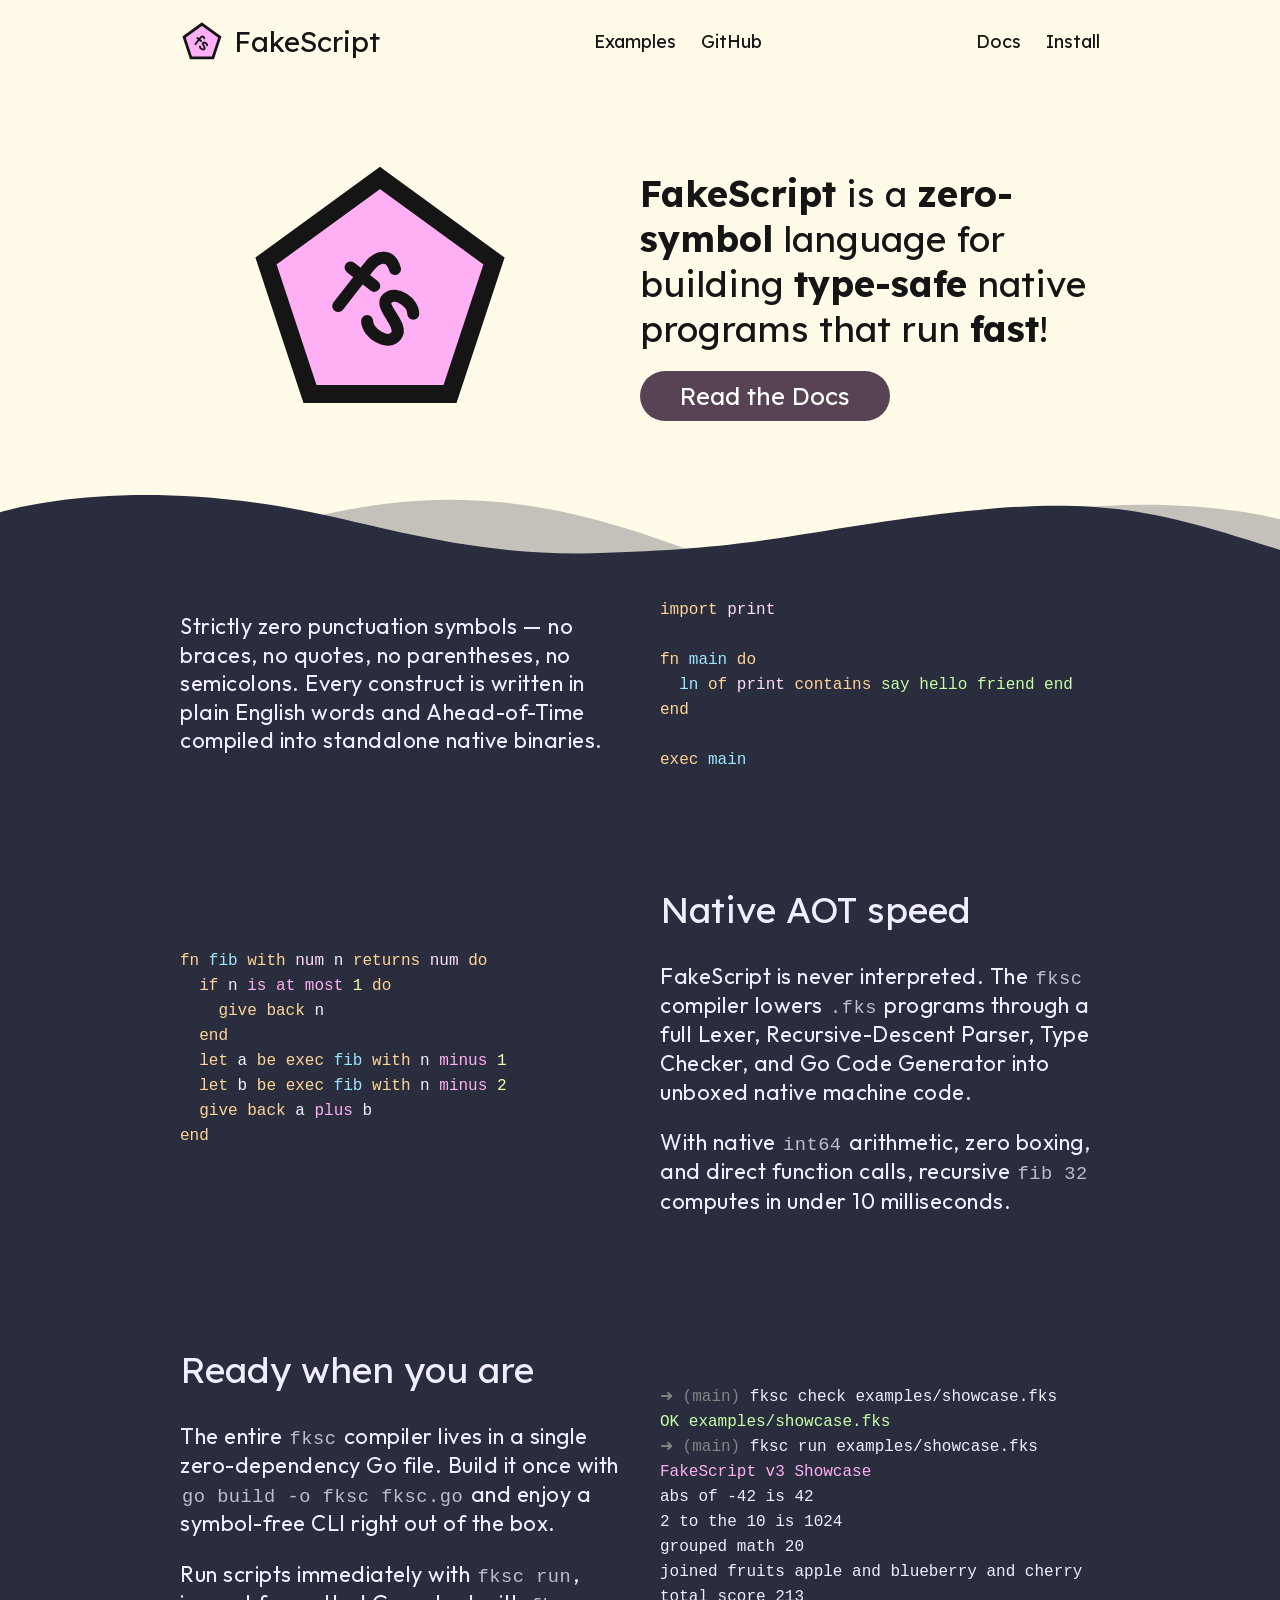
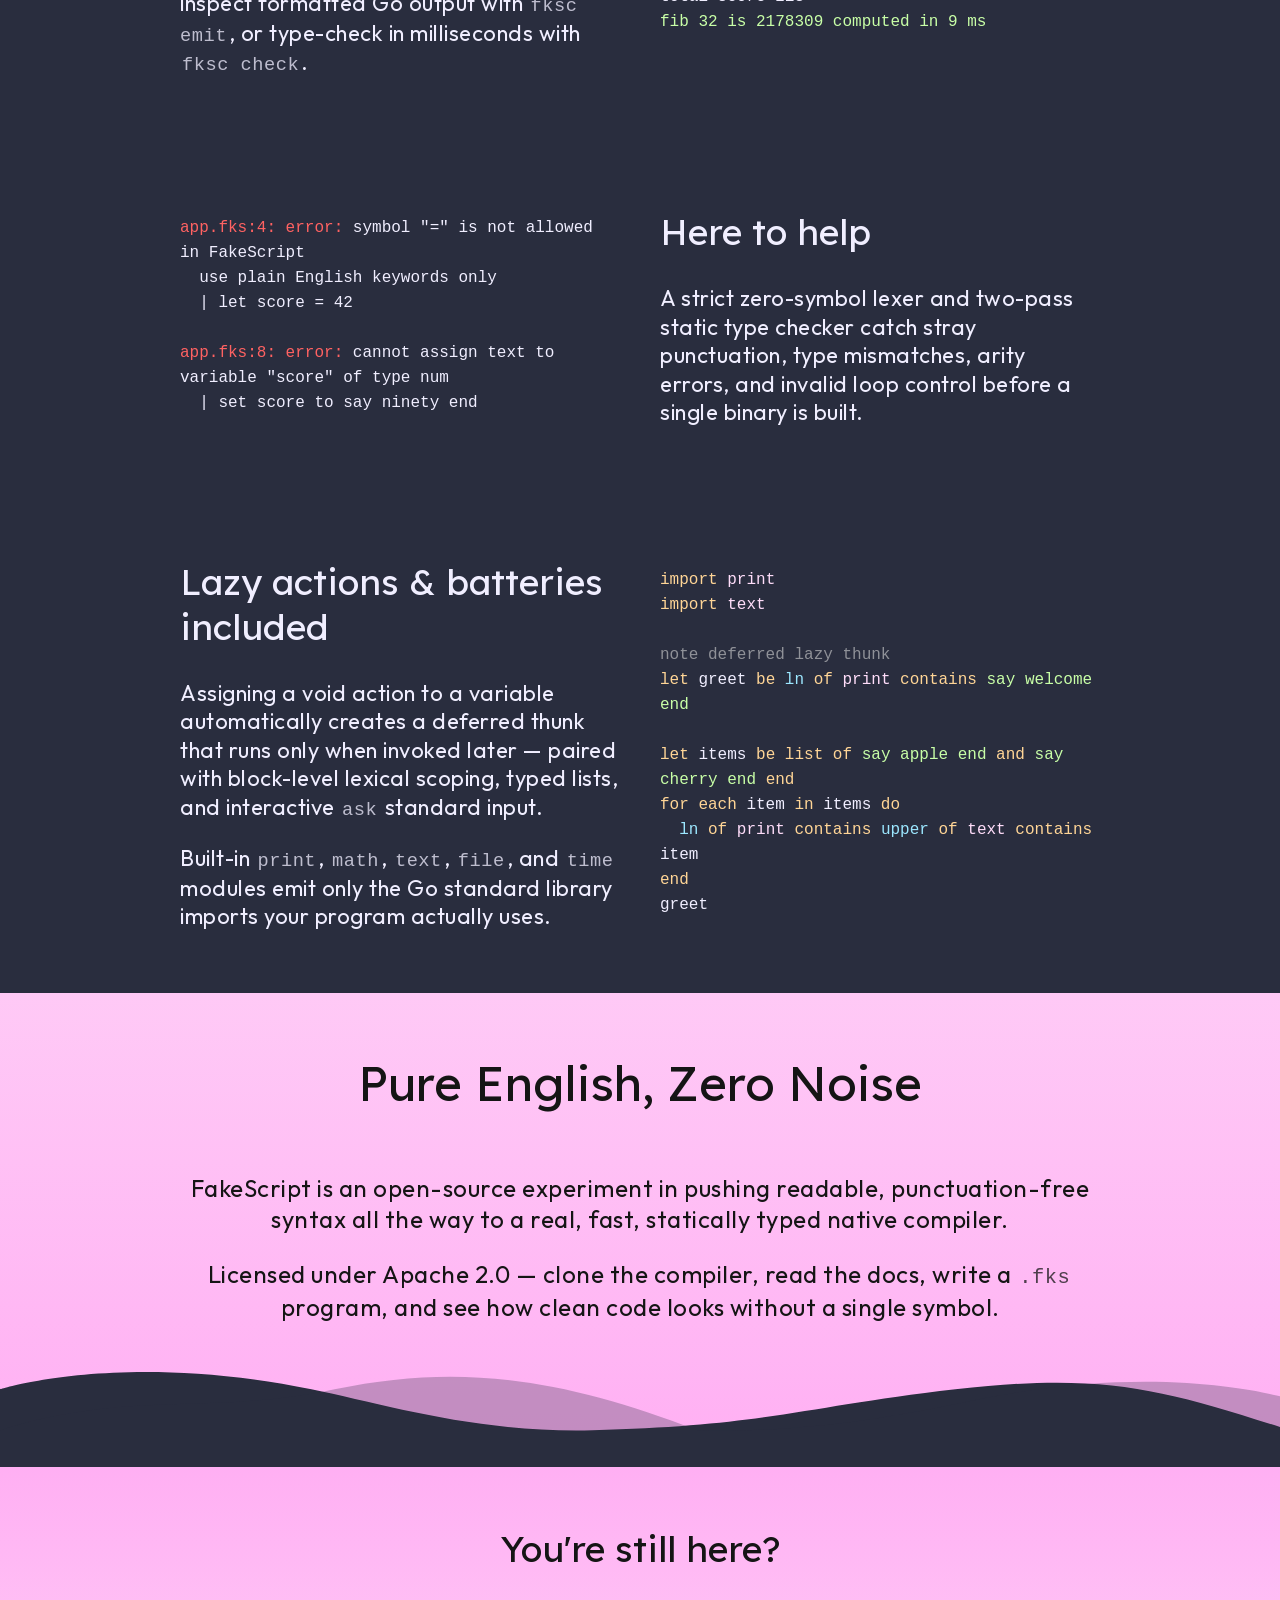
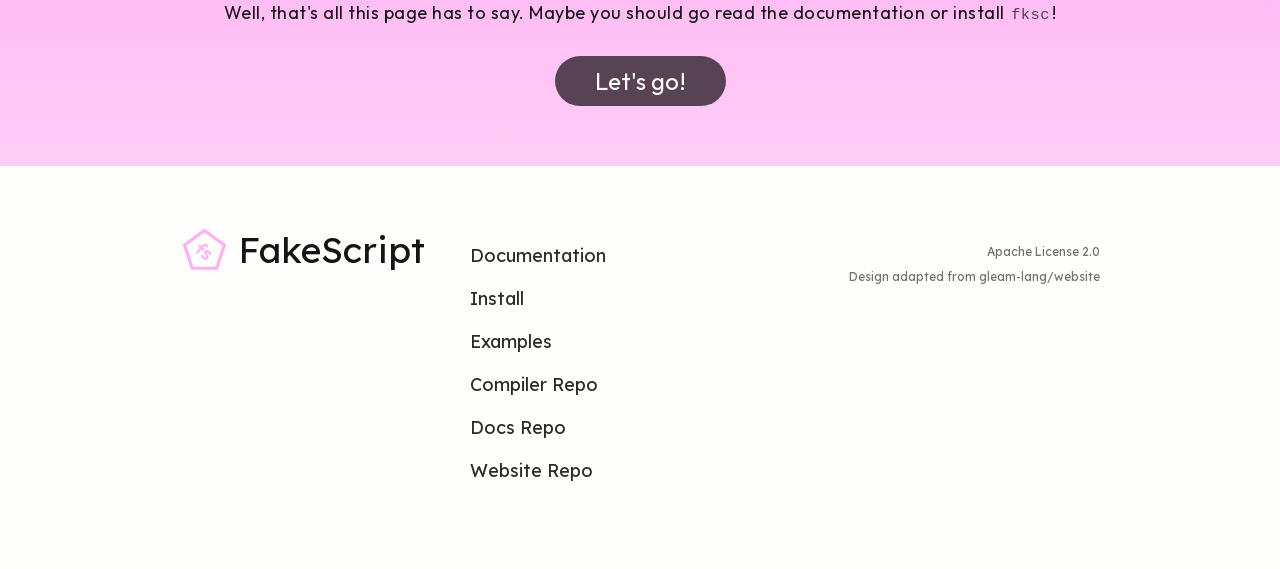
<file: index.html>
<!DOCTYPE html>
<html lang="en">
<head>
  <meta charset="utf-8">
  <meta name="viewport" content="width=device-width, initial-scale=1">
  <link rel="shortcut icon" href="./images/fakescript-logo.svg">
  <title>FakeScript programming language</title>
  <meta name="description" content="Discover FakeScript — a strictly zero-symbol, type-safe, Ahead-of-Time compiled programming language written in plain English words.">
  <meta property="og:type" content="website">
  <meta property="og:title" content="FakeScript programming language">
  <meta property="og:description" content="A strictly zero-symbol, type-safe, Ahead-of-Time compiled programming language written in plain English words.">
  <link rel="stylesheet" href="./styles/main.css">
</head>
<body>
  <div class="page-header">
    <nav class="navbar">
      <div class="content">
        <div>
          <a href="./" class="logo">
            <svg class="fks-logo navbar-lucy" viewBox="0 0 280 268" fill="none" aria-hidden="true">
              <polygon class="fks-pentagon" points="140,26 254,109 210,242 70,242 26,109" fill="#ffaff3" stroke="#151515" stroke-width="18" stroke-linejoin="miter"/>
              <g class="fks-letters" stroke="#151515" stroke-width="12" stroke-linecap="round" stroke-linejoin="round" fill="none">
                <path d="M 134 114 C 122 105 112 112 112 128 L 112 178"/>
                <path d="M 98 140 L 128 140"/>
                <path d="M 176 138 C 169 129 148 130 146 142 C 144 154 176 152 176 166 C 176 179 152 182 144 172"/>
              </g>
            </svg>
            FakeScript
          </a>
        </div>
        <div>
          <a href="./examples/">Examples</a>
          <a href="https://github.com/ChaiMaii/fakescript">GitHub</a>
        </div>
        <div>
          <a href="https://chaimaii.github.io/fakescript-docs/">Docs</a>
          <a href="./install/">Install</a>
        </div>
      </div>
    </nav>

    <div class="hero">
      <div class="content">
        <div class="hero-lucy-container wide-only">
          <svg class="fks-logo hero-lucy" viewBox="0 0 280 268" fill="none" role="img" aria-label="FakeScript logo">
            <polygon class="fks-pentagon" points="140,26 254,109 210,242 70,242 26,109" fill="#ffaff3" stroke="#151515" stroke-width="18" stroke-linejoin="miter"/>
            <g class="fks-letters" stroke="#151515" stroke-width="12" stroke-linecap="round" stroke-linejoin="round" fill="none">
              <path d="M 134 114 C 122 105 112 112 112 128 L 112 178"/>
              <path d="M 98 140 L 128 140"/>
              <path d="M 176 138 C 169 129 148 130 146 142 C 144 154 176 152 176 166 C 176 179 152 182 144 172"/>
            </g>
          </svg>
        </div>
        <div class="text-left">
          <div class="text">
            <div>
              <b>FakeScript</b> is a <b>zero-symbol</b> language for building <b>type-safe</b> native programs that run <b>fast</b>!
            </div>
            <a href="https://chaimaii.github.io/fakescript-docs/" class="button">Read the Docs</a>
          </div>
        </div>
      </div>
      <img alt="a soft wavey boundary between two sections of the website" src="./images/waves.svg" class="home-waves">
    </div>
  </div>

  <main role="main">
    <section class="content home-pair intro">
      <div>
        <p>
          Strictly zero punctuation symbols — no braces, no quotes, no parentheses, no semicolons.
          Every construct is written in plain English words and Ahead-of-Time compiled into standalone native binaries.
        </p>
      </div>
      <pre><code><span class="code-keyword">import</span> <span class="code-module">print</span>

<span class="code-keyword">fn</span> <span class="code-fn">main</span> <span class="code-keyword">do</span>
  <span class="code-fn">ln</span> <span class="code-keyword">of</span> <span class="code-module">print</span> <span class="code-keyword">contains</span> <span class="code-string">say hello friend end</span>
<span class="code-keyword">end</span>

<span class="code-keyword">exec</span> <span class="code-fn">main</span></code></pre>
    </section>

    <section class="content home-pair">
      <div>
        <h2>Native AOT speed</h2>
        <p>
          FakeScript is never interpreted. The <code>fksc</code> compiler lowers <code>.fks</code> programs through a full Lexer, Recursive-Descent Parser, Type Checker, and Go Code Generator into unboxed native machine code.
        </p>
        <p>
          With native <code>int64</code> arithmetic, zero boxing, and direct function calls, recursive <code>fib 32</code> computes in under 10 milliseconds.
        </p>
      </div>
      <pre><code><span class="code-keyword">fn</span> <span class="code-fn">fib</span> <span class="code-keyword">with</span> <span class="code-type">num</span> n <span class="code-keyword">returns</span> <span class="code-type">num</span> <span class="code-keyword">do</span>
  <span class="code-keyword">if</span> n <span class="code-operator">is at most</span> <span class="code-number">1</span> <span class="code-keyword">do</span>
    <span class="code-keyword">give back</span> n
  <span class="code-keyword">end</span>
  <span class="code-keyword">let</span> a <span class="code-keyword">be</span> <span class="code-keyword">exec</span> <span class="code-fn">fib</span> <span class="code-keyword">with</span> n <span class="code-operator">minus</span> <span class="code-number">1</span>
  <span class="code-keyword">let</span> b <span class="code-keyword">be</span> <span class="code-keyword">exec</span> <span class="code-fn">fib</span> <span class="code-keyword">with</span> n <span class="code-operator">minus</span> <span class="code-number">2</span>
  <span class="code-keyword">give back</span> a <span class="code-operator">plus</span> b
<span class="code-keyword">end</span></code></pre>
    </section>

    <section class="content home-pair">
      <div>
        <h2>Ready when you are</h2>
        <p>
          The entire <code>fksc</code> compiler lives in a single zero-dependency Go file. Build it once with <code>go build -o fksc fksc.go</code> and enjoy a symbol-free CLI right out of the box.
        </p>
        <p>
          Run scripts immediately with <code>fksc run</code>, inspect formatted Go output with <code>fksc emit</code>, or type-check in milliseconds with <code>fksc check</code>.
        </p>
      </div>
      <pre><code><span class="code-prompt">➜ (main)</span> fksc check examples/showcase.fks
<span class="code-success">OK examples/showcase.fks</span>
<span class="code-prompt">➜ (main)</span> fksc run examples/showcase.fks
<span class="code-operator">FakeScript v3 Showcase</span>
abs of -42 is 42
2 to the 10 is 1024
grouped math 20
joined fruits apple and blueberry and cherry
total score 213
<span class="code-success">fib 32 is 2178309 computed in 9 ms</span></code></pre>
    </section>

    <section class="content home-pair">
      <div>
        <h2>Here to help</h2>
        <p>
          A strict zero-symbol lexer and two-pass static type checker catch stray punctuation, type mismatches, arity errors, and invalid loop control before a single binary is built.
        </p>
      </div>
      <pre><code><span class="code-error">app.fks:4: error:</span> symbol "=" is not allowed in FakeScript
  use plain English keywords only
  | let score = 42

<span class="code-error">app.fks:8: error:</span> cannot assign text to variable "score" of type num
  | set score to say ninety end</code></pre>
    </section>

    <section class="content home-pair">
      <div>
        <h2>Lazy actions &amp; batteries included</h2>
        <p>
          Assigning a void action to a variable automatically creates a deferred thunk that runs only when invoked later — paired with block-level lexical scoping, typed lists, and interactive <code>ask</code> standard input.
        </p>
        <p>
          Built-in <code>print</code>, <code>math</code>, <code>text</code>, <code>file</code>, and <code>time</code> modules emit only the Go standard library imports your program actually uses.
        </p>
      </div>
      <pre><code><span class="code-keyword">import</span> <span class="code-module">print</span>
<span class="code-keyword">import</span> <span class="code-module">text</span>

<span class="code-comment">note deferred lazy thunk</span>
<span class="code-keyword">let</span> greet <span class="code-keyword">be</span> <span class="code-fn">ln</span> <span class="code-keyword">of</span> <span class="code-module">print</span> <span class="code-keyword">contains</span> <span class="code-string">say welcome end</span>

<span class="code-keyword">let</span> items <span class="code-keyword">be</span> <span class="code-keyword">list of</span> <span class="code-string">say apple end</span> <span class="code-keyword">and</span> <span class="code-string">say cherry end</span> <span class="code-keyword">end</span>
<span class="code-keyword">for each</span> item <span class="code-keyword">in</span> items <span class="code-keyword">do</span>
  <span class="code-fn">ln</span> <span class="code-keyword">of</span> <span class="code-module">print</span> <span class="code-keyword">contains</span> <span class="code-fn">upper</span> <span class="code-keyword">of</span> <span class="code-module">text</span> <span class="code-keyword">contains</span> item
<span class="code-keyword">end</span>
greet</code></pre>
    </section>

    <section class="home-friendly">
      <div class="content">
        <h2>Pure English, Zero Noise</h2>
        <p>
          FakeScript is an open-source experiment in pushing readable, punctuation-free syntax all the way to a real, fast, statically typed native compiler.
        </p>
        <p>
          Licensed under Apache 2.0 — clone the compiler, read the docs, write a <code>.fks</code> program, and see how clean code looks without a single symbol.
        </p>
      </div>
      <img alt="a soft wavey boundary between two sections of the website" src="./images/waves.svg" class="home-waves">
    </section>

    <section class="home-still-here">
      <div class="content">
        <h2>You're still here?</h2>
        <p class="go-read">
          Well, that's all this page has to say. Maybe you should go read the documentation or install <code>fksc</code>!
        </p>
        <a href="https://chaimaii.github.io/fakescript-docs/" class="button">Let's go!</a>
      </div>
    </section>
  </main>

  <footer class="footer">
    <div class="content">
      <div class="first">
        <a href="./" class="logo">
          <svg class="fks-logo footer-lucy" viewBox="0 0 280 268" fill="none" aria-hidden="true">
            <polygon class="fks-pentagon" points="140,26 254,109 210,242 70,242 26,109" fill="#ffaff3" stroke="#151515" stroke-width="18" stroke-linejoin="miter"/>
            <g class="fks-letters" stroke="#151515" stroke-width="12" stroke-linecap="round" stroke-linejoin="round" fill="none">
              <path d="M 134 114 C 122 105 112 112 112 128 L 112 178"/>
              <path d="M 98 140 L 128 140"/>
              <path d="M 176 138 C 169 129 148 130 146 142 C 144 154 176 152 176 166 C 176 179 152 182 144 172"/>
            </g>
          </svg>
          FakeScript
        </a>
      </div>
      <ul class="middle">
        <li><a href="https://chaimaii.github.io/fakescript-docs/">Documentation</a></li>
        <li><a href="./install/">Install</a></li>
        <li><a href="./examples/">Examples</a></li>
        <li><a href="https://github.com/ChaiMaii/fakescript">Compiler Repo</a></li>
        <li><a href="https://github.com/ChaiMaii/fakescript-docs">Docs Repo</a></li>
        <li><a href="https://github.com/ChaiMaii/fakescript-website">Website Repo</a></li>
      </ul>
      <ul class="last">
        <li>Apache License 2.0</li>
        <li>Design adapted from <a href="https://github.com/gleam-lang/website">gleam-lang/website</a></li>
      </ul>
    </div>
  </footer>
</body>
</html>
</file>
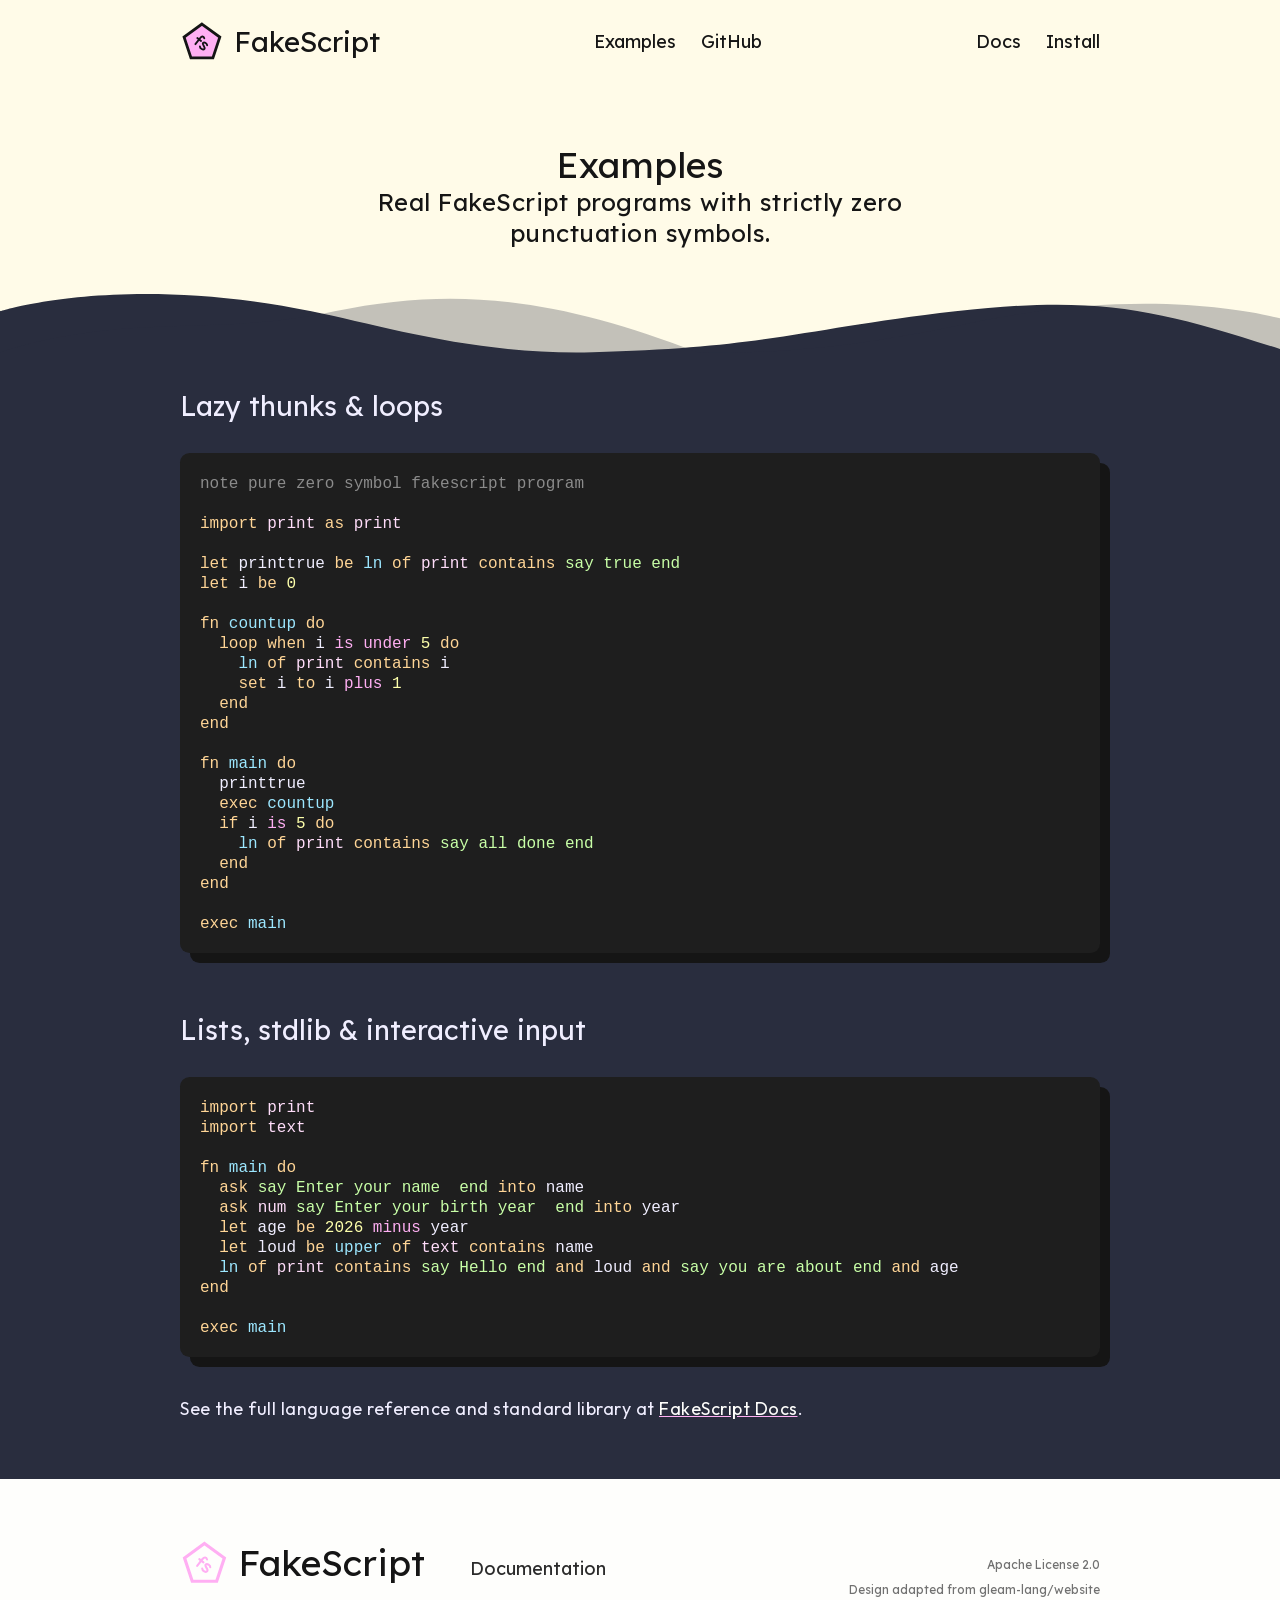
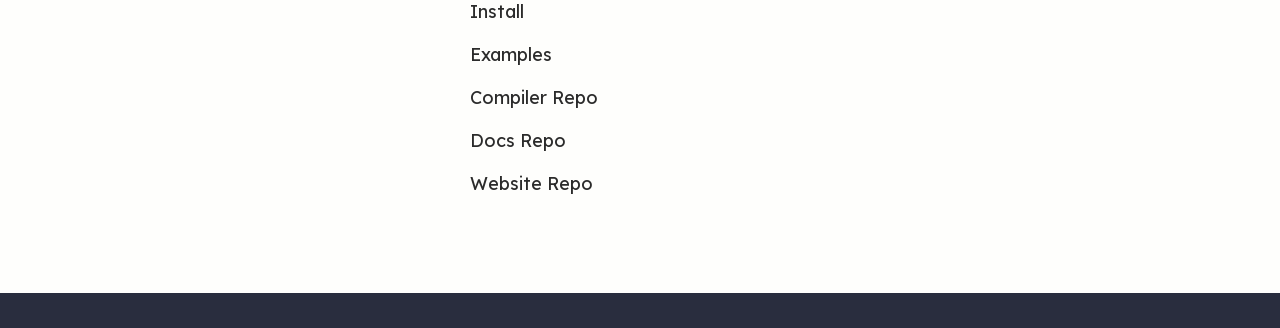
<file: examples/index.html>
<!DOCTYPE html>
<html lang="en">
<head>
  <meta charset="utf-8">
  <meta name="viewport" content="width=device-width, initial-scale=1">
  <link rel="shortcut icon" href="../images/fakescript-logo.svg">
  <title>Examples | FakeScript programming language</title>
  <meta name="description" content="Explore real FakeScript v3.0 programs — zero symbols, native speed.">
  <link rel="stylesheet" href="../styles/main.css">
</head>
<body>
  <div class="page-header">
    <nav class="navbar">
      <div class="content">
        <div>
          <a href="../" class="logo">
            <svg class="fks-logo navbar-lucy" viewBox="0 0 280 268" fill="none" aria-hidden="true">
              <polygon class="fks-pentagon" points="140,26 254,109 210,242 70,242 26,109" fill="#ffaff3" stroke="#151515" stroke-width="18" stroke-linejoin="miter"/>
              <g class="fks-letters" stroke="#151515" stroke-width="12" stroke-linecap="round" stroke-linejoin="round" fill="none">
                <path d="M 134 114 C 122 105 112 112 112 128 L 112 178"/>
                <path d="M 98 140 L 128 140"/>
                <path d="M 176 138 C 169 129 148 130 146 142 C 144 154 176 152 176 166 C 176 179 152 182 144 172"/>
              </g>
            </svg>
            FakeScript
          </a>
        </div>
        <div>
          <a href="../examples/">Examples</a>
          <a href="https://github.com/ChaiMaii/fakescript">GitHub</a>
        </div>
        <div>
          <a href="https://chaimaii.github.io/fakescript-docs/">Docs</a>
          <a href="../install/">Install</a>
        </div>
      </div>
    </nav>

    <div class="hero">
      <div class="content">
        <div class="text">
          <h1>Examples</h1>
          <p class="hero-subtitle">Real FakeScript programs with strictly zero punctuation symbols.</p>
        </div>
      </div>
      <img alt="a soft wavey boundary between two sections of the website" src="../images/waves.svg" class="home-waves">
    </div>
  </div>

  <main class="page content">
    <h2>Lazy thunks &amp; loops</h2>
    <pre><code><span class="code-comment">note pure zero symbol fakescript program</span>

<span class="code-keyword">import</span> <span class="code-module">print</span> <span class="code-keyword">as</span> <span class="code-module">print</span>

<span class="code-keyword">let</span> printtrue <span class="code-keyword">be</span> <span class="code-fn">ln</span> <span class="code-keyword">of</span> <span class="code-module">print</span> <span class="code-keyword">contains</span> <span class="code-string">say true end</span>
<span class="code-keyword">let</span> i <span class="code-keyword">be</span> <span class="code-number">0</span>

<span class="code-keyword">fn</span> <span class="code-fn">countup</span> <span class="code-keyword">do</span>
  <span class="code-keyword">loop when</span> i <span class="code-operator">is under</span> <span class="code-number">5</span> <span class="code-keyword">do</span>
    <span class="code-fn">ln</span> <span class="code-keyword">of</span> <span class="code-module">print</span> <span class="code-keyword">contains</span> i
    <span class="code-keyword">set</span> i <span class="code-keyword">to</span> i <span class="code-operator">plus</span> <span class="code-number">1</span>
  <span class="code-keyword">end</span>
<span class="code-keyword">end</span>

<span class="code-keyword">fn</span> <span class="code-fn">main</span> <span class="code-keyword">do</span>
  printtrue
  <span class="code-keyword">exec</span> <span class="code-fn">countup</span>
  <span class="code-keyword">if</span> i <span class="code-operator">is</span> <span class="code-number">5</span> <span class="code-keyword">do</span>
    <span class="code-fn">ln</span> <span class="code-keyword">of</span> <span class="code-module">print</span> <span class="code-keyword">contains</span> <span class="code-string">say all done end</span>
  <span class="code-keyword">end</span>
<span class="code-keyword">end</span>

<span class="code-keyword">exec</span> <span class="code-fn">main</span></code></pre>

    <h2>Lists, stdlib &amp; interactive input</h2>
    <pre><code><span class="code-keyword">import</span> <span class="code-module">print</span>
<span class="code-keyword">import</span> <span class="code-module">text</span>

<span class="code-keyword">fn</span> <span class="code-fn">main</span> <span class="code-keyword">do</span>
  <span class="code-keyword">ask</span> <span class="code-string">say Enter your name  end</span> <span class="code-keyword">into</span> name
  <span class="code-keyword">ask</span> <span class="code-type">num</span> <span class="code-string">say Enter your birth year  end</span> <span class="code-keyword">into</span> year
  <span class="code-keyword">let</span> age <span class="code-keyword">be</span> <span class="code-number">2026</span> <span class="code-operator">minus</span> year
  <span class="code-keyword">let</span> loud <span class="code-keyword">be</span> <span class="code-fn">upper</span> <span class="code-keyword">of</span> <span class="code-module">text</span> <span class="code-keyword">contains</span> name
  <span class="code-fn">ln</span> <span class="code-keyword">of</span> <span class="code-module">print</span> <span class="code-keyword">contains</span> <span class="code-string">say Hello end</span> <span class="code-keyword">and</span> loud <span class="code-keyword">and</span> <span class="code-string">say you are about end</span> <span class="code-keyword">and</span> age
<span class="code-keyword">end</span>

<span class="code-keyword">exec</span> <span class="code-fn">main</span></code></pre>

    <p>
      See the full language reference and standard library at
      <a href="https://chaimaii.github.io/fakescript-docs/">FakeScript Docs</a>.
    </p>
  </main>

  <footer class="footer">
    <div class="content">
      <div class="first">
        <a href="../" class="logo">
          <svg class="fks-logo footer-lucy" viewBox="0 0 280 268" fill="none" aria-hidden="true">
            <polygon class="fks-pentagon" points="140,26 254,109 210,242 70,242 26,109" fill="#ffaff3" stroke="#151515" stroke-width="18" stroke-linejoin="miter"/>
            <g class="fks-letters" stroke="#151515" stroke-width="12" stroke-linecap="round" stroke-linejoin="round" fill="none">
              <path d="M 134 114 C 122 105 112 112 112 128 L 112 178"/>
              <path d="M 98 140 L 128 140"/>
              <path d="M 176 138 C 169 129 148 130 146 142 C 144 154 176 152 176 166 C 176 179 152 182 144 172"/>
            </g>
          </svg>
          FakeScript
        </a>
      </div>
      <ul class="middle">
        <li><a href="https://chaimaii.github.io/fakescript-docs/">Documentation</a></li>
        <li><a href="../install/">Install</a></li>
        <li><a href="../examples/">Examples</a></li>
        <li><a href="https://github.com/ChaiMaii/fakescript">Compiler Repo</a></li>
        <li><a href="https://github.com/ChaiMaii/fakescript-docs">Docs Repo</a></li>
        <li><a href="https://github.com/ChaiMaii/fakescript-website">Website Repo</a></li>
      </ul>
      <ul class="last">
        <li>Apache License 2.0</li>
        <li>Design adapted from <a href="https://github.com/gleam-lang/website">gleam-lang/website</a></li>
      </ul>
    </div>
  </footer>
</body>
</html>
</file>
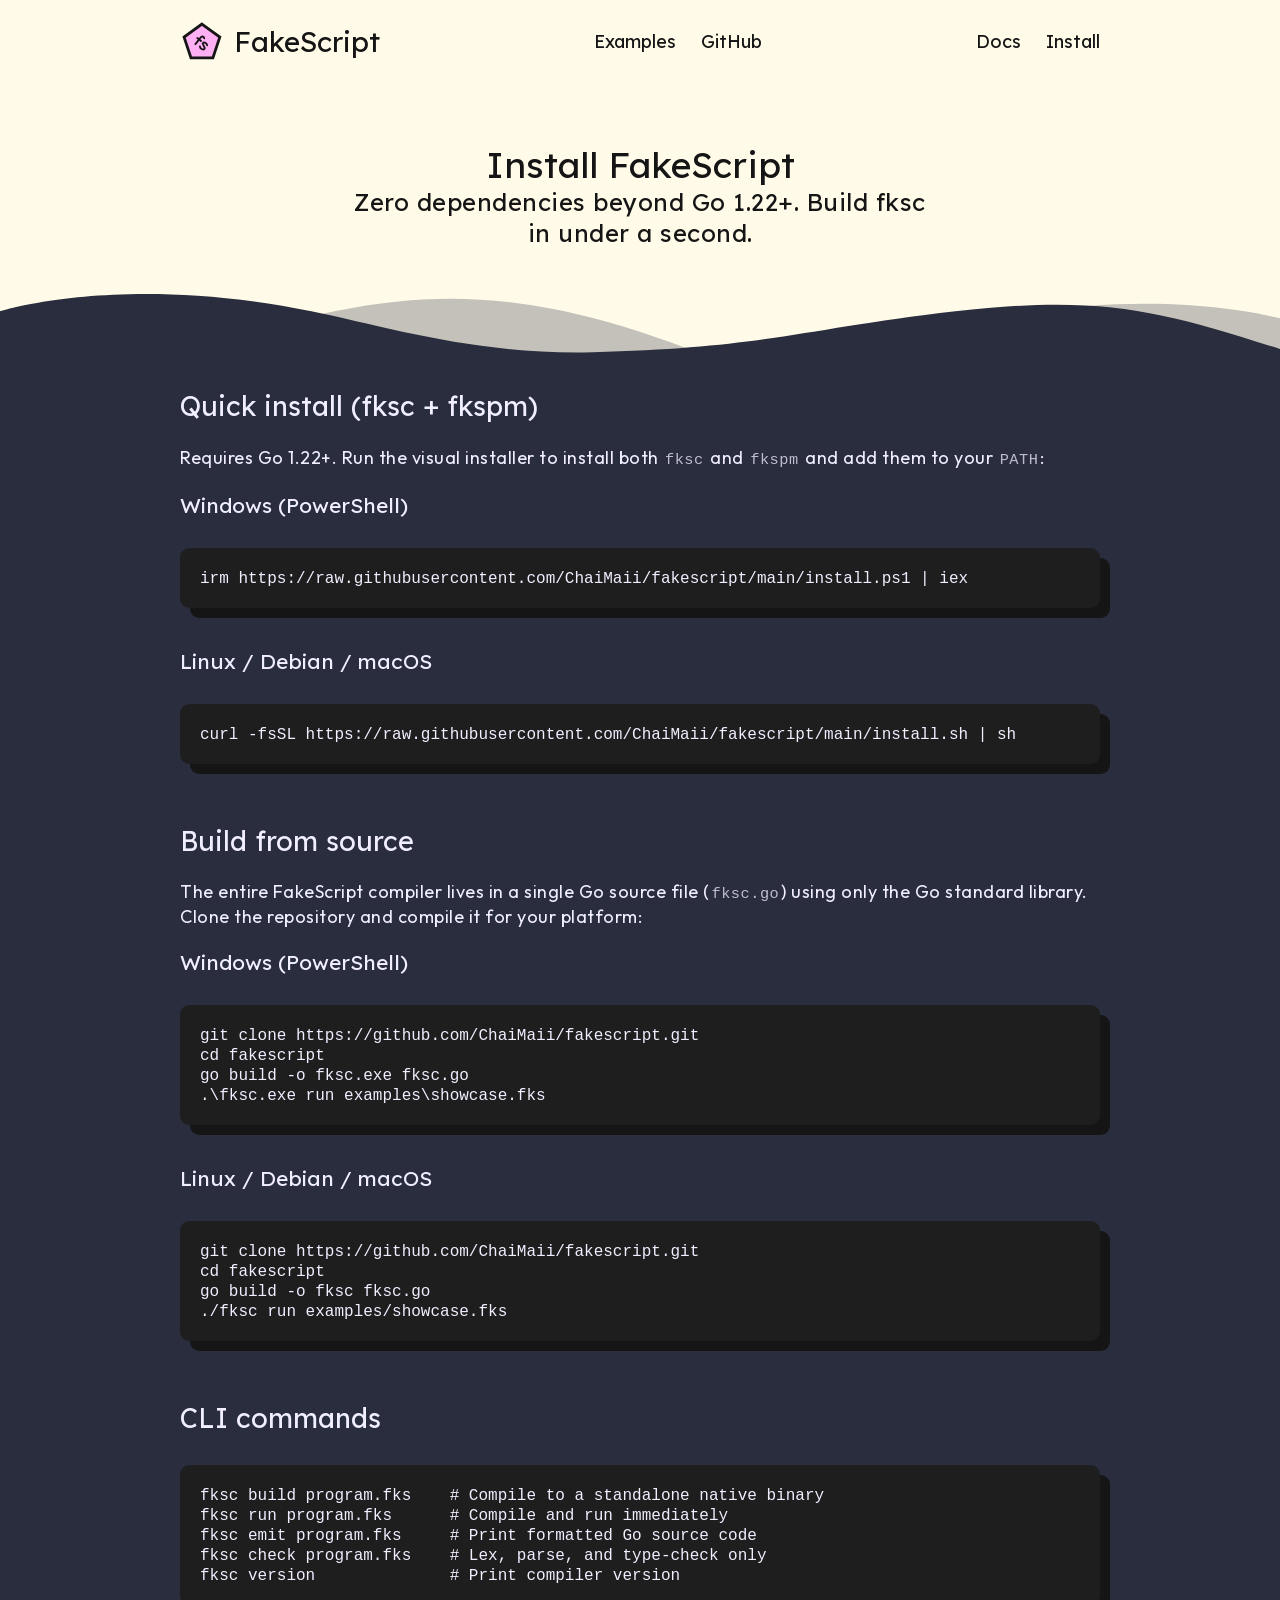
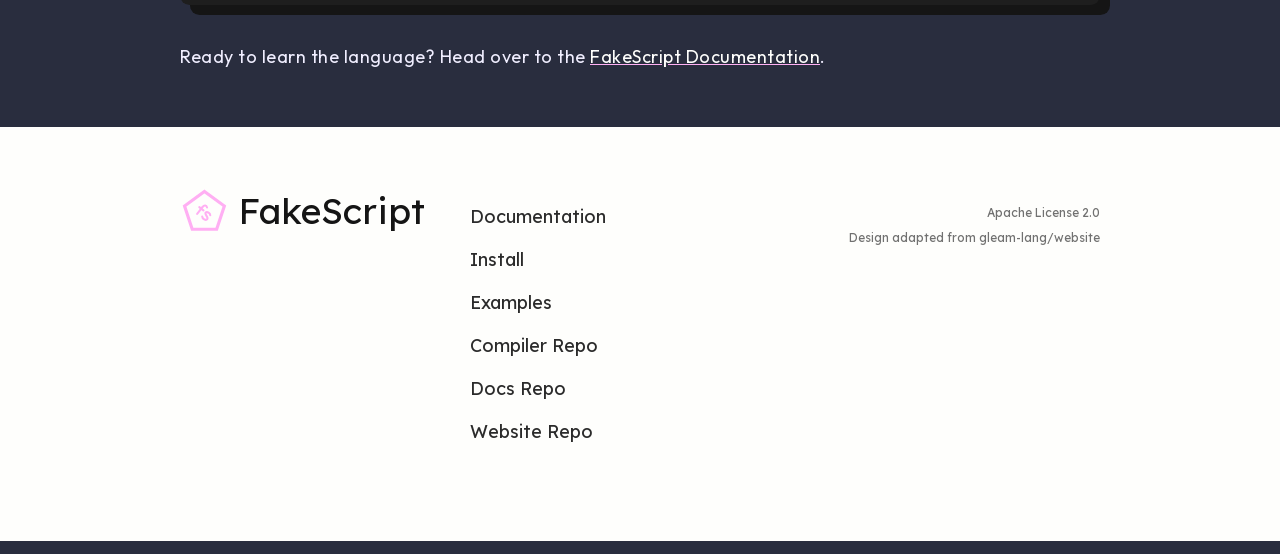
<file: install/index.html>
<!DOCTYPE html>
<html lang="en">
<head>
  <meta charset="utf-8">
  <meta name="viewport" content="width=device-width, initial-scale=1">
  <link rel="shortcut icon" href="../images/fakescript-logo.svg">
  <title>Install | FakeScript programming language</title>
  <meta name="description" content="Install and build the FakeScript compiler (fksc) on Windows, Linux, Debian, and macOS.">
  <link rel="stylesheet" href="../styles/main.css">
</head>
<body>
  <div class="page-header">
    <nav class="navbar">
      <div class="content">
        <div>
          <a href="../" class="logo">
            <svg class="fks-logo navbar-lucy" viewBox="0 0 280 268" fill="none" aria-hidden="true">
              <polygon class="fks-pentagon" points="140,26 254,109 210,242 70,242 26,109" fill="#ffaff3" stroke="#151515" stroke-width="18" stroke-linejoin="miter"/>
              <g class="fks-letters" stroke="#151515" stroke-width="12" stroke-linecap="round" stroke-linejoin="round" fill="none">
                <path d="M 134 114 C 122 105 112 112 112 128 L 112 178"/>
                <path d="M 98 140 L 128 140"/>
                <path d="M 176 138 C 169 129 148 130 146 142 C 144 154 176 152 176 166 C 176 179 152 182 144 172"/>
              </g>
            </svg>
            FakeScript
          </a>
        </div>
        <div>
          <a href="../examples/">Examples</a>
          <a href="https://github.com/ChaiMaii/fakescript">GitHub</a>
        </div>
        <div>
          <a href="https://chaimaii.github.io/fakescript-docs/">Docs</a>
          <a href="../install/">Install</a>
        </div>
      </div>
    </nav>

    <div class="hero">
      <div class="content">
        <div class="text">
          <h1>Install FakeScript</h1>
          <p class="hero-subtitle">Zero dependencies beyond Go 1.22+. Build fksc in under a second.</p>
        </div>
      </div>
      <img alt="a soft wavey boundary between two sections of the website" src="../images/waves.svg" class="home-waves">
    </div>
  </div>

  <main class="page content">
    <h2>Quick install (fksc + fkspm)</h2>
    <p>
      Requires Go 1.22+. Run the visual installer to install both <code>fksc</code> and <code>fkspm</code> and add them to your <code>PATH</code>:
    </p>

    <h3>Windows (PowerShell)</h3>
    <pre><code>irm https://raw.githubusercontent.com/ChaiMaii/fakescript/main/install.ps1 | iex</code></pre>

    <h3>Linux / Debian / macOS</h3>
    <pre><code>curl -fsSL https://raw.githubusercontent.com/ChaiMaii/fakescript/main/install.sh | sh</code></pre>

    <h2>Build from source</h2>
    <p>
      The entire FakeScript compiler lives in a single Go source file (<code>fksc.go</code>) using only the Go standard library.
      Clone the repository and compile it for your platform:
    </p>

    <h3>Windows (PowerShell)</h3>
    <pre><code>git clone https://github.com/ChaiMaii/fakescript.git
cd fakescript
go build -o fksc.exe fksc.go
.\fksc.exe run examples\showcase.fks</code></pre>

    <h3>Linux / Debian / macOS</h3>
    <pre><code>git clone https://github.com/ChaiMaii/fakescript.git
cd fakescript
go build -o fksc fksc.go
./fksc run examples/showcase.fks</code></pre>

    <h2>CLI commands</h2>
    <pre><code>fksc build program.fks    # Compile to a standalone native binary
fksc run program.fks      # Compile and run immediately
fksc emit program.fks     # Print formatted Go source code
fksc check program.fks    # Lex, parse, and type-check only
fksc version              # Print compiler version</code></pre>

    <p>
      Ready to learn the language? Head over to the
      <a href="https://chaimaii.github.io/fakescript-docs/guide/getting-started">FakeScript Documentation</a>.
    </p>
  </main>

  <footer class="footer">
    <div class="content">
      <div class="first">
        <a href="../" class="logo">
          <svg class="fks-logo footer-lucy" viewBox="0 0 280 268" fill="none" aria-hidden="true">
            <polygon class="fks-pentagon" points="140,26 254,109 210,242 70,242 26,109" fill="#ffaff3" stroke="#151515" stroke-width="18" stroke-linejoin="miter"/>
            <g class="fks-letters" stroke="#151515" stroke-width="12" stroke-linecap="round" stroke-linejoin="round" fill="none">
              <path d="M 134 114 C 122 105 112 112 112 128 L 112 178"/>
              <path d="M 98 140 L 128 140"/>
              <path d="M 176 138 C 169 129 148 130 146 142 C 144 154 176 152 176 166 C 176 179 152 182 144 172"/>
            </g>
          </svg>
          FakeScript
        </a>
      </div>
      <ul class="middle">
        <li><a href="https://chaimaii.github.io/fakescript-docs/">Documentation</a></li>
        <li><a href="../install/">Install</a></li>
        <li><a href="../examples/">Examples</a></li>
        <li><a href="https://github.com/ChaiMaii/fakescript">Compiler Repo</a></li>
        <li><a href="https://github.com/ChaiMaii/fakescript-docs">Docs Repo</a></li>
        <li><a href="https://github.com/ChaiMaii/fakescript-website">Website Repo</a></li>
      </ul>
      <ul class="last">
        <li>Apache License 2.0</li>
        <li>Design adapted from <a href="https://github.com/gleam-lang/website">gleam-lang/website</a></li>
      </ul>
    </div>
  </footer>
</body>
</html>
</file>
<file: styles/main.css>
@font-face {
  font-family: "Cascadia Mono";
  font-display: swap;
  src: url("../fonts/CascadiaMono.woff2") format("woff2");
}

@font-face {
  font-family: "Lexend";
  font-display: swap;
  font-weight: 400;
  src: url("../fonts/Lexend.woff2") format("woff2");
}

@font-face {
  font-family: "Lexend";
  font-display: swap;
  font-weight: 700;
  src: url("../fonts/Lexend-700.woff2") format("woff2");
}

@font-face {
  font-family: "Outfit";
  font-display: swap;
  src: url("../fonts/Outfit.woff") format("woff");
}

:root {
  --font-family-normal: "Outfit", sans-serif;
  --font-family-title: "Lexend", sans-serif;
  /*--font-family-monospace: "Cascadia Mono" "Roboto Mono", monospace;*/

  --color-charcoal: #2f2f2f;
  --color-lukewarm-charcoal: #313546;
  --color-warm-charcoal: #616682;
  --color-underwater-blue: #292d3e;
  --color-black: #1e1e1e;
  --color-blacker: #151515;
  --color-text-main: #f0eeff;
  --color-text-subtle: #c9cfea;
  --color-text-highlight: #fff;
  --color-white: #fefefc;
  --color-faff-pink: #ffaff3;
  --color-aged-plastic-yellow: #fffbe8;
  --color-unnamed-blue: #a6f0fc;
  --color-unexpected-aubergine: #584355;

  --color-code-blue: #9ce7ff;
  --color-code-green: #c8ffa7;
  --color-code-grey: #d4d4d4;
  --color-code-dark-grey: #848484;
  --color-code-yellow: #fdffab;
  --color-code-pink: var(--color-faff-pink);
  --color-code-red: #ff6262;
  --color-code-orange: #ffd596;
  --color-code-light-pink: #ffddfa;

  --opacity-mid: 0.65;

  --width-content: 960px;

  /* TODO: condense these into a few appopriatedly named variables */
  --font-size-small: 0.75rem;
  --font-size-code: 1rem;
  --font-size-normal: 1.125rem;
  --font-size-navbar: 1.125rem;
  --font-size-hero-button: 1.5rem;
  --font-size-pair-text: 1.375rem;
  --font-size-friendly-text: 1.5rem;
  --font-size-still-here-subtitle: 1.5rem;
  --font-size-still-here-button: 1.5rem;
  --font-size-hero-subtitle: 1.5rem;
  --font-size-logo: 1.75rem;
  --font-size-hero: 2.25rem;
  --font-size-pair-title: 2.25rem;
  --font-size-hero-title: 2.25rem;
  --font-size-still-here-title: 2.25rem;
  --font-size-footer-logo: 2.25rem;
  --font-size-friendly-title: 3rem;
  --font-size-sponsors-title: 3rem;

  --font-weight-normal: 400;
  --font-weight-title-bold: 700;

  --gap-1: 10px;
  --gap-2: calc(var(--gap-1) * 2);
  --gap-3: calc(var(--gap-1) * 3);
  --gap-4: calc(var(--gap-1) * 4);
  --gap-5: calc(var(--gap-1) * 5);
  --gap-6: calc(var(--gap-1) * 6);

  --waves-height: 100px;
  --waves-width: 1200px;

  --sponsor-size: 50px;
  --sponsors-gap: var(--gap-1);
  --sponsors-max-row-count: 8;
  --sponsors-row-height: calc(var(--sponsor-size) + var(--sponsors-gap));
  /* If this is renamed it must also be renamed in the JavaScript */
  --sponsors-max-height: calc(var(--sponsors-row-height) * var(--sponsors-max-row-count));
  --sponsors-expand-transition: all 2s ease;
}

* {
  box-sizing: border-box;
}

body {
  padding: 0;
  margin: 0;
  background-color: var(--color-underwater-blue);
  color: var(--color-text-main);
  font-family: var(--font-family-normal);
  font-size: var(--font-size-normal);
}

h1,
h2,
h3,
h4,
h5,
h6 {
  font-family: var(--font-family-title);
  font-weight: var(--font-weight-normal);
}

p {
  letter-spacing: 0.5px;
  line-height: 1.3;
}

.content>*:first-child {
  margin-top: 0;
}

a:visited,
a {
  color: var(--color-white);
  text-decoration-color: var(--color-faff-pink);
}

pre {
  margin: 0;
}

li code,
p code {
  font-size: 0.85em;
  opacity: 0.75;
  margin: 0 2px;
}

pre code {
  font-size: var(--font-size-code);
  white-space: pre-wrap;
}

table {
  border-collapse: collapse;
  width: 100%;
}

td {
  padding: 5px;
}

.text-left {
  text-align: left;
}

.text-center {
  text-align: center;
}

.text-right {
  text-align: right;
}

.content {
  max-width: 100%;
  width: var(--width-content);
  margin: 0 auto;
  padding: var(--gap-2);
}

main.content {
  padding-top: 0;
}

.navbar {
  font-family: var(--font-family-title);
  font-size: var(--font-size-navbar);
}

.navbar .content {
  display: flex;
  justify-content: space-between;
  align-items: center;
  flex-wrap: wrap;
}

.navbar .logo img,
.navbar .logo svg.fks-logo {
  height: 1.5em;
  width: auto;
  margin-right: var(--gap-1);
}

.logo {
  font-size: var(--font-size-logo);
  display: flex;
  align-items: center;
  white-space: nowrap;
}

.logo img,
.logo svg.fks-logo {
  display: inline-block;
  height: 1.3em;
  width: auto;
  margin-right: 0.25em;
}

.hero-lucy-container {
  flex-shrink: 0;
  height: 268px;
  width: 280px;
  margin: 0 var(--gap-5) var(--gap-2) var(--gap-5);
  overflow: hidden;
  /* Needed to not cut corners when animating: */
  padding: var(--gap-1);
  box-sizing: content-box;
}

.hero-lucy {
  height: 100%;
  width: 100%;
  transition: transform 0.2s ease;
}

.fks-letters {
  transform-box: view-box;
  transform-origin: 140px 146px;
  transform: rotate(38deg);
  transition: transform 0.6s cubic-bezier(0.34, 1.56, 0.64, 1);
}

.logo:hover .fks-letters,
.hero-lucy-container:hover .fks-letters {
  transform: rotate(398deg);
}

.footer .fks-pentagon {
  fill: transparent;
  stroke: var(--color-faff-pink);
}

.footer .fks-letters {
  stroke: var(--color-faff-pink);
}

.navbar a {
  color: var(--color-blacker);
  text-decoration: none;
  margin-left: var(--gap-2);
}

.navbar .logo {
  margin-left: 0;
}

[data-show-pride] {
  user-select: none;
  cursor: pointer;
}

.hero {
  padding-top: var(--gap-4);
  color: var(--color-blacker);
  text-align: center;
}

.hero h1 {
  font-size: var(--font-size-hero-title);
  margin: 0;
}

.hero-subtitle {
  margin: 0;
  font-size: var(--font-size-hero-subtitle);
}

.page-header {
  background-color: var(--color-aged-plastic-yellow);
  transition: all 0.5s ease;
}

.page-banner {
  background-color: var(--color-faff-pink);
  text-align: center;
  padding: var(--gap-1);
  color: var(--color-black);
}

.page-banner a {
  color: var(--color-black);
  text-decoration: underline;
  text-decoration-color: var(--color-black);
}

.pride .page-header {
  background-image: url("/images/pride-wall.svg");
  background-size: cover;
  background-position: center;
}

.hero .content {
  display: flex;
  align-items: center;
  justify-content: center;
  gap: var(--gap-6);
  padding-top: var(--gap-2);
  padding-bottom: var(--gap-4);
}

.hero .text {
  font-size: var(--font-size-hero);
  font-family: var(--font-family-title);
  max-width: 600px;
}

.hero .text b {
  font-weight: var(--font-weight-title-bold);
}

.button {
  color: var(--color-white) !important;
  background-color: var(--color-unexpected-aubergine);
  padding: var(--gap-1) var(--gap-4);
  border-radius: 100px;
  text-decoration: none;
  display: inline-block;
}

.button:visited {
  color: var(--color-white);
}

.hero a {
  font-size: var(--font-size-hero-button);
  margin-top: var(--gap-2);
}

.home-pair {
  padding-top: var(--gap-4);
  padding-bottom: var(--gap-4);
  font-size: var(--font-size-pair-text);

  display: flex;
  flex-direction: row;
  flex-wrap: wrap;
  justify-content: space-between;
  align-items: center;
  gap: var(--gap-4);
}

.home-pair:nth-of-type(2n) {
  flex-direction: row-reverse;
}

.home-pair.intro {
  padding-top: 0;
}

.home-pair>* {
  max-width: 100%;
  min-width: 250px;
  width: calc(var(--width-content) * 0.5);
  flex: 1;
}

.home-pair h2 {
  font-size: var(--font-size-pair-title);
}

.home-top-sponsors {
  padding: var(--gap-3) 0;
  color: var(--color-blacker);
  background-color: var(--color-faff-pink);
}

.home-top-sponsors h2 {
  margin: 0;
}

.home-top-sponsors ul {
  display: flex;
  flex-direction: row;
  flex-wrap: wrap;
  align-items: center;
  justify-content: space-evenly;
  gap: var(--gap-2);
  padding: 0;
  margin: 0;
  width: 100%;
}

.home-top-sponsors li {
  list-style: none;
}

.home-top-sponsors img {
  max-width: 100%;
}

.home-top-sponsors a {
  color: var(--color-black);
}

.home-top-sponsors .content {
  display: flex;
  flex-direction: column;
  align-items: center;
  gap: var(--gap-3);
}

.sponsor-level0 img {
  transition: transform 100ms ease-in-out;
  max-height: 110px;
  max-width: 100%;
  animation: pulse-animation 2.2s infinite;
  border-radius: 100px;
}

.post .sponsor-level0 {
  display: block;
  text-align: center;
}

.pulse-animation {
  animation: pulse-animation 2.2s infinite;
}

.sponsor-level0 img:hover {
  transform: rotate(-10deg) scale(1.2);
}

@keyframes pulse-animation {
  0% {
    box-shadow: 0 0 0 0px rgba(0, 0, 0, 0.2);
  }

  100% {
    box-shadow: 0 0 0 20px rgba(0, 0, 0, 0);
  }
}

.sponsor-level1,
.sponsor-level2 {
  padding: 0;
  display: flex;
  flex-wrap: wrap;
  align-items: center;
  justify-content: center;
  gap: 2rem;
  margin-top: 2rem;
}

.sponsor-level1>li,
.sponsor-level2>li {
  display: block;
}

.sponsor-level1 img {
  max-height: 110px;
  max-width: 100%;
}

.sponsor-level2 img {
  max-height: 60px;
  max-width: 100%;
}

.sponsors-like-you,
.sponsors-like-you:visited {
  font-size: var(--font-size-hero-title);
  color: var(--black);
}

.home-friendly {
  color: var(--color-blacker);
  text-align: center;
  background: linear-gradient(0deg,
      var(--color-faff-pink) 0%,
      var(--color-white) 300%);
  padding-top: var(--gap-4);
  margin-bottom: -1px;
  font-size: var(--font-size-friendly-text);
}

.home-friendly h2 {
  font-size: var(--font-size-friendly-title);
  margin: var(--gap-2) 0 var(--gap-6) 0;
}

/* Position the waves appropriately. */
.home-friendly,
.hero {
  position: relative;
  padding-bottom: var(--waves-height);
  overflow: hidden;
}

.home-waves {
  --overlap: 5px;
  bottom: calc(var(--overlap) * -1);
  height: var(--waves-height);
  position: absolute;
  right: 0px;
  left: min(0px, calc(calc(100vw - var(--waves-width)) * 0.2));
  width: calc(max(100%, var(--waves-width)) + calc(var(--overlap) * 2));
}

.home-sponsors {
  text-align: center;
  padding-bottom: var(--gap-2);
}

.home-sponsors .content {
  padding-top: 0;
  padding-bottom: 0;
}

.home-sponsors h2 {
  font-size: var(--font-size-sponsors-title);
  margin: 0;
}

.home-sponsors p {
  margin: var(--gap-3) 0 var(--gap-5) 0;
}

.home-sponsors ul {
  display: flex;
  justify-content: center;
  align-items: center;
  flex-direction: row;
  flex-wrap: wrap;
  padding: 0 var(--gap-2);
  gap: var(--sponsors-gap);
  margin: 0;
}

.home-sponsors-list {
  transition: var(--sponsors-expand-transition);
  max-height: var(--sponsors-max-height);
  position: relative;
  overflow: hidden;
}

[data-expand-sponsors] {
  --height: calc(var(--sponsor-size) * 0.75);
  transition: var(--sponsors-expand-transition);
  width: 100%;
  height: var(--height);
  position: absolute;
  top: calc(var(--sponsors-max-height) - var(--height));
  left: 0;
  background: linear-gradient(0deg,
      var(--color-underwater-blue) 30%,
      transparent 100%);
  font-size: 75px;
  cursor: pointer;
}

[data-expand-sponsors]:before {
  content: "\2026";
  color: var(--color-white);
  text-align: center;
  position: absolute;
  transform: rotate(180deg);
  width: 100%;
  top: 0;
  left: 0;
}

.home-sponsors li {
  list-style: none;
}

.home-sponsors img {
  height: var(--sponsor-size);
  width: var(--sponsor-size);
}

.home-sponsors .round {
  border-radius: 100vw;
  background-color: rgba(256, 256, 256, 0.4);
  background-color: var(--color-faff-pink);
}

.home-still-here {
  background: linear-gradient(180deg, var(--color-faff-pink) 0%, var(--color-white) 250%);
  color: var(--color-blacker);
  text-align: center;
}

.home-still-here a:visited,
.home-still-here a {
  color: var(--color-blacker);
}

.home-still-here .content {
  padding-top: var(--gap-6);
  padding-bottom: var(--gap-6);
}

.home-still-here h2 {
  font-size: var(--font-size-still-here-title);
}

.home-still-here h3 {
  font-size: var(--font-size-still-here-subtitle);
}

.home-still-here hr {
  border: 1px solid var(--color-underwater-blue);
  opacity: 0.2;
  margin: var(--gap-4);
}

.home-still-here h2,
.home-still-here h3,
.home-still-here p {
  margin: var(--gap-2) 0;
}

.home-still-here .go-read {
  margin: var(--gap-3) 0;
}

.home-still-here .button {
  font-size: var(--font-size-still-here-button);
}

.home-still-here a {
  text-decoration-color: var(--color-charcoal);
}

[data-form="ebfa5ade-6f63-11ed-8f94-ef3b2b6b307a"] {
  margin: 0 auto;
}

[data-form="ebfa5ade-6f63-11ed-8f94-ef3b2b6b307a"] .main-form {
  flex-wrap: nowrap !important;
}

[data-form="ebfa5ade-6f63-11ed-8f94-ef3b2b6b307a"] .main-form * {
  margin: 0 !important;
}

[data-form="ebfa5ade-6f63-11ed-8f94-ef3b2b6b307a"] input[type="email"] {
  font-size: var(--font-size-normal) !important;
  padding-left: var(--gap-2);
  border-radius: 100px 0 0 100px;
  border: none;
}

[data-form="ebfa5ade-6f63-11ed-8f94-ef3b2b6b307a"] input[type="submit"] {
  font-size: var(--font-size-normal) !important;
  color: var(--color-white);
  background-color: var(--color-unexpected-aubergine) !important;
  border-color: var(--color-unexpected-aubergine) !important;
  border-radius: 0 100px 100px 0;
  text-decoration: none;
}

/* Stack the email form for mobile devices */
@media (max-width: 500px) {
  [data-form="ebfa5ade-6f63-11ed-8f94-ef3b2b6b307a"] .main-form {
    flex-direction: column;
    align-items: center !important;
  }

  [data-form="ebfa5ade-6f63-11ed-8f94-ef3b2b6b307a"] input[type="submit"],
  [data-form="ebfa5ade-6f63-11ed-8f94-ef3b2b6b307a"] input[type="email"] {
    border-radius: 100px;
  }
}

.footer {
  padding: var(--gap-4) 0;
  background-color: var(--color-white);
  color: var(--color-blacker);
  font-family: var(--font-family-title);
}

.footer a,
.footer a:visited {
  color: var(--color-blacker);
}

.footer .content {
  display: flex;
  flex-direction: row;
  flex-wrap: wrap;
  justify-content: space-between;
  gap: var(--gap-4);
}

.footer .logo {
  font-size: var(--font-size-footer-logo);
}

.footer li {
  list-style: none;
  padding: 0;
  margin-bottom: var(--gap-2);
  opacity: 0.9;
}

.footer ul {
  padding: 0;
}

.footer .first {
  flex: 1;
  max-width: 250px;
}

.footer .middle {
  flex: 1;
  display: flex;
  flex-direction: row;
  flex-wrap: wrap;
}

.footer .middle li {
  width: 150px;
  margin-right: var(--gap-4);
}

.footer .last {
  text-align: right;
}

.footer .last li {
  margin-bottom: var(--gap-1);
  opacity: 0.6;
  font-size: var(--font-size-small);
}

.footer a {
  text-decoration: none;
}

.footer a:visited {
  color: var(--color-blacker);
}

.grecaptcha-badge {
  visibility: hidden;
}

.code-warning,
.hl-keyword,
.hl-built_in,
.code-keyword {
  color: var(--color-code-orange);
}

.code-success {
  color: var(--color-code-green);
}

.hl-deletion,
.code-error {
  color: var(--color-code-red);
}

.hl-operator,
.code-progress,
.code-operator {
  color: var(--color-code-pink);
}

.hl-module,
.hl-variant,
.hl-symbol,
.hl-atom,
.hl-literal,
.code-type,
.code-module {
  color: var(--color-code-light-pink);
}

.hl-string,
.hl-addition,
.code-string {
  color: var(--color-code-green);
}

.hl-number,
.code-number {
  color: var(--color-code-yellow);
}

.hl-function,
.hl-fn,
.code-decoration,
.code-fn {
  color: var(--color-code-blue);
}

.hl-comment,
.code-comment {
  color: var(--color-code-grey);
  opacity: 0.6;
}

.code-prompt {
  color: var(--color-code-dark-grey);
}

pre code {
  white-space: pre-wrap;
}

.page.content {
  padding-bottom: var(--gap-4);
  overflow-wrap: break-word;
}

.page pre {
  overflow-x: auto;
  overflow-y: auto;
  margin: var(--gap-3) 0 var(--gap-4) 0;
  padding: var(--gap-2) var(--gap-2);
  background-color: var(--color-black);
  border-radius: 0.6rem;
}

.page pre,
.page .shadow {
  box-shadow: var(--gap-1) var(--gap-1) 0 0 var(--color-blacker);
}

@media (max-width: 960px) {
  .page pre {
    max-width: 100vw;
    margin: var(--gap-3) calc(var(--gap-2) * -1) var(--gap-4) calc(var(--gap-2) * -1);
    border-radius: 0;
    box-shadow: 0 var(--gap-1) 0 0 var(--color-blacker);
  }
}

.page h1,
.page h2 {
  margin-top: var(--gap-6);
}

.news-posts {
  margin: 0;
  padding: 0;
}

.news-posts li {
  display: flex;
  flex-direction: column;
  justify-content: space-between;
  position: relative;
  list-style: none;
  margin-bottom: var(--gap-5);
}

.news-posts h2 {
  transition: color 120ms ease-in-out;
  font-weight: var(--font-weight-title-bold);
  margin: 0;
  text-decoration: none;
  font-size: 1.4rem;
}

.news-posts p {
  margin: 0.5rem 0;
}

.news-posts a {
  text-decoration: none;
}

.news-posts .links:hover {
  color: var(--color-faff-pink);
}

.news-posts .news-meta {
  padding: 0;
  display: flex;
  gap: 2ch;
}

.news-posts .news-meta li {
  display: flex;
  flex-direction: row;
  margin: 0;
  gap: 0.6ch;
  align-items: center;
  font-size: 1rem;
  color: --color-text-subtle;
}

.mailing-list-page p {
  font-size: var(--font-size-normal);
}

.mailing-list-page .recaptcha-blerb,
.recaptcha-blerb a,
.recaptcha-blerb a:visited,
.recaptcha-blerb {
  color: var(--color-blacker);
  font-size: var(--font-size-small);
}

.recaptcha-blerb {
  opacity: 0.8;
}

.recaptcha-blerb a {
  text-decoration: underline;
}

.bar-chart {
  padding: 0;
  margin-bottom: var(--gap-2);
}

.bar-chart li {
  list-style: none;
  margin-bottom: var(--gap-1);
}

.bar-chart .bar {
  background-color: var(--color-faff-pink);
  display: inline-block;
  height: 1em;
  flex-grow: 0;
  margin-right: var(--gap-1);
}

.bar-chart li {
  display: flex;
  flex-direction: row;
  align-items: center;
}

.bar-chart li>* {
  flex: 1;
}

.bar-chart li {
  flex-wrap: wrap;
  display: flex;
}

.bar-chart .label {
  flex-grow: 0;
  flex-basis: 100%;
  margin-right: var(--gap-1);
}

@media (min-width: 960px) {
  .bar-chart .label {
    flex-basis: 200px;
    text-align: right;
  }

  .community-socials {
    grid-template-columns: 1fr 1fr;
  }
}

.community-socials {
  padding-left: 0;
  margin: 0;
  list-style-type: none;
  gap: 2rem;
  display: grid;
  align-items: center;
}

.community-socials a {
  background: var(--color-lukewarm-charcoal);
  border: 1px solid var(--color-warm-charcoal);
  width: 100%;
  border-radius: 0.6rem;
  display: grid;
  grid-template-columns: auto 1fr;
  gap: 1rem;
  align-items: center;
  padding: 2rem;
  text-decoration: none;
}

.community-socials h3 {
  font-weight: var(--font-weight-title-bold);
  font-family: var(--font-family-title);
  font-size: 1.2rem;
  line-height: 1.6;
  margin: 0;
}

.community-socials p {
  line-height: 1;
  margin: 0;
  color: var(--color-text-main);
  font-size: 1rem;
}

.community-socials li:hover img {
  transform: rotateZ(-10deg);
}

.community-socials__logo,
.community-socials img {
  width: 5rem;
  height: 5rem;
}

.community-socials img {
  padding: 0.35rem;
  transition: transform ease-in-out 150ms;
}

.community-secondary-links {
  display: grid;
  gap: 1rem;
  padding: 0;
  margin-top: 2rem;
  list-style: none;
}

.community-secondary-links a {
  display: flex;
  align-items: center;
  gap: 0.8rem;
  text-decoration: none;
  line-height: 1;
  color: var(--color-text-main);
}

.community-secondary-links p {
  margin: 0 0 0.3em;
  font-size: 0.9em;
}

.community-secondary-links h4 {
  margin: 0;
  color: var(--color-white);
  font-weight: var(--font-weight-title-bold);
  font-size: 1.2rem;
  font-family: var(--font-family-title);
}

.community-secondary-links .icon {
  background: var(--color-lukewarm-charcoal);
  border: 1px solid var(--color-warm-charcoal);
  border-radius: 0.6rem;
  padding: 1rem;
}

.community-secondary-links img {
  width: 2.5rem;
  height: 2.5rem;
  display: block;
}

.gleam-weekly-shoutout {
  display: flex;
  flex-wrap: wrap;
  margin-top: var(--gap-3);
  gap: var(--gap-3);
  align-items: center;
  justify-content: center;
}

.gleam-weekly-shoutout img {
  width: 8rem;
}

.gleam-weekly-shoutout p {
  max-width: 45ch;
}

.community-talks {
  padding: 1.2rem 0;
  background: var(--color-lukewarm-charcoal);
}

.community-talks h2 {
  color: var(--color-white);
  font-family: var(--font-family-title);
  font-weight: var(--font-weight-title-bold);
}

.featured-talks {
  display: grid;
  gap: var(--gap-3);
  padding: 0;
  list-style: none;
}

.community-talk {
  text-decoration: none;
  display: block;
}

.community-talk .talk-thumbnail {
  /* Approximately 16x9 */
  padding-bottom: 56%;
  background-size: cover;
  background-position: center;
  border-radius: 0.6rem;
  background-color: var(--color-blacker);
  margin: 0 0 1rem;
  /* Using this very silly trick to stop strange image artifacting */
  box-shadow: inset 0 0 0 1px var(--color-warm-charcoal);
}

.community-talk h4 {
  font-weight: var(--font-weight-title-bold);
  font-family: var(--font-family-title);
  color: var(--color-white);
  margin: 0;
}

.community-talk h5 {
  color: var(--color-text-main);
  font-size: 0.9em;
  margin: 0.2rem 0 0;
}

.community-talk p {
  color: var(--color-text-subtle);
  font-size: 0.9em;
  display: flex;
  align-items: center;
  gap: 0.8ch;
  margin: 0.6rem 0 0;
}

@media (min-width: 960px) {

  .featured-talks,
  .community-secondary-links {
    grid-template-columns: 1fr 1fr 1fr;
  }
}

/* Same as --width-content */
@media (max-width: 960px) {
  .wide-only {
    display: none;
  }

  .navbar .content {
    flex-direction: column;
    justify-content: center;
  }

  .navbar .content>*:first-child {
    margin-bottom: var(--gap-2);
  }

  .hero {
    padding-top: 0;
  }

  .community-socials {
    flex-direction: column;
    align-items: start;
  }

  .community-socials a {
    flex-direction: row;
  }
}

/* Roadmap */

.roadmap-buttons {
  margin: 0 0 var(--gap-5);
  padding: 0;
  display: grid;
  gap: var(--gap-2);
  list-style: none;
}

.roadmap-buttons a {
  display: block;
  background: var(--color-lukewarm-charcoal);
  border: 1px solid var(--color-warm-charcoal);
  border-radius: 0.6rem;
  text-decoration: none;
  padding: var(--gap-2);
  font-size: 0.9rem;
  color: var(--color-text-subtle);
  transition: 120ms ease-in-out border-color;
}

.roadmap-buttons a#changelog-button:hover {
  border-color: var(--color-faff-pink);
}

.roadmap-buttons a#issues-button:hover {
  border-color: var(--color-code-yellow);
}

.roadmap-buttons a#versions-button:hover {
  border-color: var(--color-text-subtle);
}

.roadmap-buttons h3 {
  border: none;
  margin: 0 0 0.4rem;
  padding: 0;
  font-size: 1.2rem;
  color: var(--color-white);
  display: flex;
  align-items: center;
  gap: var(--gap-1);
}

.roadmap-buttons img {
  width: 24px;
  height: 24px;
}

.roadmap-buttons p {
  margin: 0;
}

.roadmap-star {
  width: 48px;
  height: 48px;
  background: url("/images/lucy/lucy-outline-faff-pink.svg") center no-repeat;
  font-family: var(--font-family-title);
  font-weight: var(--font-weight-title-bold);
  justify-content: center;
  align-items: center;
  font-size: 1rem;
  /* Hide on Mobile - too chunky and space-taking for small screens. */
  display: none;
}

.roadmap-section {
  margin-bottom: 3rem;
  gap: 2ch;
}

.roadmap-section#version-history {
  display: grid;
  grid-template-columns: 2px 1fr;
}

.roadmap-section#in-progress .roadmap-star {
  background-image: url("/images/lucy/lucy-outline-faff-pink.svg");
}

.roadmap-section#planned .roadmap-star {
  background-image: url("/images/lucy/lucy-outline-yellow.svg");
}

.roadmap-section#version-history .roadmap-star {
  background-image: url("/images/lucy/lucy-outline-grey.svg");
}

.roadmap-section header {
  margin-bottom: 2rem;
}

.roadmap-section header h2 {
  border: none;
  padding: 0;
  margin: 0 0 0.4rem;
  font-family: var(--font-family-title);
  color: var(--color-white);
}

.roadmap-section header h5 {
  color: var(--color-text-subtle);
  margin: 0;
  font-family: var(--font-family-title);
}

.roadmap-section .filler-line {
  width: 2px;
  background: var(--color-warm-charcoal);
  position: absolute;
  left: calc(50% - 1px);
  top: 40px;
  bottom: 0;
}

.roadmap-section aside {
  position: relative;
}

.roadmap-section#version-history main>ul {
  padding: 0;
  margin: 0;
}

.roadmap-section .previous-release {
  margin: 0 0 3rem;
  padding: 0;
  display: block;
  position: relative;
}

.roadmap-section .previous-release:before {
  content: "";
  width: 16px;
  height: 16px;
  background: var(--color-underwater-blue);
  border: 2px solid var(--color-text-subtle);
  position: absolute;
  left: -34px;
  top: 0px;
  border-radius: 100%;
}

.roadmap-section .previous-release:first-child:before {
  border-color: var(--color-faff-pink);
}

.roadmap-section .previous-release h4 {
  margin: 0 0 0.2rem;
  font-size: 1.4rem;
  color: var(--color-white);
}

.roadmap-section .previous-release h5 {
  font-family: var(--font-family-title);
  margin: 0 0 1rem;
  font-size: 0.9rem;
  color: var(--color-text-subtle);
}

.roadmap-section .previous-release ul {
  margin: 0;
  padding: 0 0 0 0.7rem;
  display: grid;
  grid-gap: 0.75rem;
  list-style: disc;
  color: var(--color-text-main);
  font-size: 1.1rem;
}

.roadmap-section .previous-release ul li::marker {
  color: var(--color-warm-charcoal);
  font-size: 13px;
}

.roadmap-section .previous-release ul li {
  padding-left: 0.6rem;
}

.roadmap-issues {
  display: grid;
  margin: 0;
  padding: 0;
  gap: var(--gap-2);
}

.roadmap-issue {
  display: block;
  padding: var(--gap-3) var(--gap-2);
  margin: 0;
  border: 1px solid var(--color-warm-charcoal);
  border-radius: 0.6rem;
  position: relative;
}

.roadmap-issue h4 {
  margin: 0;
  padding: 0;
  font-family: var(--font-family-title);
  color: var(--color-white);
  font-weight: var(--font-weight-title-bold);
}

.roadmap-issue p {
  color: var(--color-text-main);
  font-size: 1rem;
  margin: 0.4rem 0 0;
}

.roadmap-issue:before {
  content: "";
  background: var(--color-faff-pink);
  position: absolute;
  top: 14px;
  bottom: 14px;
  left: -2px;
  width: 3px;
  border-radius: 100rem;
}

.roadmap-issue.roadmap-planned:before {
  background: var(--color-code-yellow);
}

.roadmap-issue.roadmap-research:before {
  background: var(--color-code-blue);
}

.roadmap-issue h6 {
  margin: 0 0 0.4rem;
  padding: 0;
  font-family: var(--font-family-title);
  color: var(--color-text-subtle);
  font-weight: var(--font-weight-title-bold);
  text-transform: uppercase;
}

@media (min-width: 960px) {
  .roadmap-star {
    display: flex;
  }

  /* A little duplication here... but we need to override the mobile
   * style for #version-history. Better than a whole other @media query */
  .roadmap-section,
  .roadmap-section#version-history {
    display: grid;
    grid-template-columns: 48px 1fr;
  }

  .roadmap-section .previous-release:before {
    left: -57px;
  }

  .roadmap-buttons {
    grid-template-columns: 1fr 1fr 1fr;
  }

  .roadmap-issues {
    grid-template-columns: 1fr 1fr;
  }
}

/* Prose-specific styling */

.prose h1,
.prose h2,
.prose h3,
.prose h4,
.prose h5 {
  font-weight: var(--font-weight-title-bold);
  color: var(--color-white);
  margin-top: 2.4em;
  margin-bottom: 0.75em;
}

.prose .alert-info,
.prose .alert-warning,
.prose .alert-error {
  border-left: 3px solid var(--alert-color);
  padding: var(--gap-2);
  margin: var(--gap-4) 0;
}

.prose .alert-info h3,
.prose .alert-warning h3,
.prose .alert-error h3 {
  color: var(--alert-color);
  margin: 0 0 0.4rem;
  font-size: 1em;
}

.prose .alert-info h3:before,
.prose .alert-warning h3:before,
.prose .alert-error h3:before {
  content: var(--alert-emoji);
  margin-right: 0.8ch;
}

.prose .alert-info p,
.prose .alert-warning p,
.prose .alert-error p {
  margin: 0;
  line-height: 1.4;
}

.prose .alert-info {
  --alert-color: var(--color-code-blue);
  --alert-emoji: "ℹ️";
}

.prose .alert-error {
  --alert-color: var(--color-code-red);
  --alert-emoji: "❗";
}

.prose .alert-warning {
  --alert-color: var(--color-code-orange);
  --alert-emoji: "🔔";
}

.prose> :nth-of-type(1) {
  margin-top: 0;
}

.prose p {
  line-height: 1.4em;
}

.prose :not(pre)>code {
  color: var(--color-code-orange);
  opacity: 1;
  border: var(--color-warm-charcoal) 1px solid;
  border-radius: 0.2rem;
  padding: 0 0.3rem;
  display: inline-block;
  white-space: pre-wrap;
  word-break: break-word;
}

.prose>iframe,
.prose>video,
.prose>img {
  display: block;
  margin: var(--gap-3) auto;
  max-width: 100%;
}

.prose img.right {
  float: right;
  width: 50%;
  max-width: 300px;
  margin-left: var(--gap-1);
  margin-bottom: var(--gap-1);
}

.prose details {
  border: 1px solid var(--color-warm-charcoal);
  padding: 1.2rem;
  border-radius: 0.6rem;
}

.prose details>summary {
  font-size: 1rem;
  font-family: var(--font-family-title);
  color: var(--color-white);
  margin: 0 -1.2rem;
  display: flex;
  padding: 0 1.2rem;
  align-items: center;
  justify-content: space-between;
}

.prose details[open]>summary {
  border-bottom: var(--color-warm-charcoal) 1px solid;
  padding-bottom: 1.2rem;
}

.prose details>summary:after {
  content: "";
  border: 6px solid transparent;
  border-top-color: var(--color-warm-charcoal);
  border-bottom: 0px;
}

.prose details[open]>summary::after {
  transform: rotate(180deg);
}

.prose dl dt {
  font-family: var(--font-family-title);
  font-weight: var(--font-weight-title-bold);
  color: var(--color-text-subtle);
  font-size: 1rem;
}

.prose dl dd {
  padding: 0;
  margin: 0.2rem 0 1rem;
}

.post {
  position: relative;
}

.post-published {
  text-align: right;
  margin-top: 0;
}

.post blockquote {
  font-style: italic;
  border-left: 4px solid var(--color-faff-pink);
  margin: 0;
  padding: 0 var(--gap-2);
}

details {
  margin-bottom: var(--gap-2);
  padding-left: var(--gap-2);
}

details>summary {
  margin-left: calc(var(--gap-2) * -1);
  cursor: pointer;
}

.post .top-sponsors {
  margin: var(--gap-4);
  padding: 0;
  text-align: center;
}

.post .top-sponsors li {
  list-style: none;
}

.post .sponsor-fly {
  height: 100px;
  margin-bottom: var(--space);
}

.post .sponsor-alembic {
  height: 38px;
}

.post .top-sponsors+ul {
  display: flex;
  flex-direction: row;
  flex-wrap: wrap;
  justify-content: space-between;
  gap: var(--gap-2);
  padding: 0;
}

.post .top-sponsors+ul li {
  list-style: none;
  max-width: 100%;
}

/* Article Meta bar - Including publish date, author, and share button */
.post-meta {
  display: flex;
  flex-wrap: wrap;
  align-items: center;
  gap: 1rem;
  margin-bottom: 2rem;
}

.post-meta .meta-button,
.case-study-meta .meta-button {
  appearance: normal;
  background: none;
  color: var(--color-text-main);
  font-weight: var(--font-weight-title-bold);
  font-size: 1rem;
  border: #616682 1px solid;
  border-radius: 0.3rem;
  padding: 0.6rem;
  display: flex;
  justify-content: center;
  align-items: center;
  cursor: pointer;
  gap: 0.6rem;
  transition-property: color, border-color;
  transition-timing-function: ease-in-out;
  transition-duration: 120ms;
}

.post-meta .share-button {
  margin-left: auto;
  text-decoration: none;
  padding: 0.6rem 1rem;
  cursor: pointer;
}

.post-meta .meta-button:hover,
.case-study-meta .meta-button:hover {
  border-color: var(--color-faff-pink);
  color: #fff;
}

.case-study-quote {
  font-size: 2rem;
  border-left: none;
  margin: 0 0 2rem;
  position: relative;
  font-style: normal;
  color: var(--color-text-highlight);
}

.case-study-quote:before {
  position: relative;
  top: 1rem;
  font-family: var(--font-family-title);
  font-weight: var(--font-weight-title-bold);
  font-size: 4rem;
  content: open-quote;
  color: var(--color-warm-charcoal);
  display: inline-block;
  margin-right: 0.4rem;
}

@media (min-width: 960px) {
  .case-study-quote:before {
    position: absolute;
    left: -4rem;
    top: -1rem;
    font-size: 5rem;
  }
}

.case-study-quote p {
  margin: 0;
}

.case-study-meta {
  padding: 1rem;
  border: var(--color-warm-charcoal) 1px solid;
  border-radius: 0.6rem;
  margin: 0 0 1rem 0;
  gap: 1rem;
  display: flex;
  flex-direction: column;
  position: relative;
  z-index: 1;
}

@media (min-width: 960px) {
  .case-study-meta {
    float: right;
    max-width: 240px;
    margin: 0 0 1rem 1rem;
  }
}

.case-study-meta>li:first-child {
  display: flex;
  flex-direction: column;
}

.case-study-meta li {
  display: block;
}

.case-study-meta li h4 {
  margin: 0;
  font-weight: var(--font-weight-title-bold);
  font-family: var(--font-family-title);
  font-size: 1rem;
}

.case-study-meta li p {
  margin: 0.4rem 0 0;
  font-size: 1rem;
}

.page-cta {
  background: var(--color-lukewarm-charcoal);
  padding: 2rem;
  margin-top: 2rem;
  border: 1px solid var(--color-warm-charcoal);
  border-radius: 0.8rem;
  display: flex;
  flex-wrap: wrap;
  gap: 2rem;
  align-items: center;
  justify-content: center;
}

.page-cta img {
  max-width: 8rem;
}

.page-cta h4 {
  font-weight: var(--font-weight-title-bold);
  color: var(--color-white);
  margin: 0 0 1rem;
  font-size: 1.4rem;
}

.page-cta p {
  max-width: 40ch;
  margin: 0.4rem 0 0;
}

.stacked-articles>article {
  max-width: 70ch;
  margin: 0 auto;
}

.sponsor-page-callout {
  background-color: var(--color-faff-pink);
  padding: 3rem 0 5rem;
  margin: 3rem 0 -4.5rem;
  text-align: center;
  color: var(--color-black);
}

.sponsor-page-callout h2 {
  font-weight: var(--font-weight-title-bold);
}

.sponsor-project {
  background-color: var(--color-lukewarm-charcoal);
  border: 0 solid var(--color-warm-charcoal);
  border-width: 1px 0;
  max-width: 980px;
  margin: -3rem auto 2rem;
  display: flex;
  justify-content: center;
  flex-wrap: wrap;
  color: var(--color-white);
  padding: 2.4rem 1.2rem;
  gap: 2rem;
  position: relative;
}

.sponsor-project img {
  width: 8rem;
}

.sponsor-project article {
  flex: 0 1 600px;
}

.sponsor-project h3 {
  font-family: var(--font-family-title);
  font-weight: var(--font-weight-title-bold);
  margin: 0 0 0.3rem;
  font-size: 1.5rem;
}

.sponsor-project p {
  margin: 0;
  font-size: 1rem;
  line-height: 1.4;
  color: var(--color-text-main);
}

.sponsor-project .sponsor-btn-group {
  display: flex;
  flex-wrap: wrap;
  gap: 0.6rem;
  margin-top: 1rem;
}

.sponsor-project .sponsor-btn-group a {
  display: inline-flex;
  color: var(--color-blacker);
  background: var(--color-faff-pink);
  text-decoration: none;
  padding: 0.5rem 1rem;
  border-radius: 0.4rem;
  font-size: 1rem;
  font-weight: var(--font-weight-title-bold);
  font-family: var(--font-family-title);
}

.sponsees {
  max-width: var(--width-content);
  margin: 2rem auto 6rem;
  padding: 0 1rem;
  max-width: 840px;
  display: grid;
  position: relative;
  justify-content: center;
  gap: 2rem;
}

.sponsee {
  background: var(--color-lukewarm-charcoal);
  border: 1px solid var(--color-warm-charcoal);
  width: 100%;
  border-radius: 0.6rem;
  display: grid;
  grid-template-columns: auto 1fr;
  gap: 1rem;
  align-items: center;
  padding: 1.3rem;
}

@media (min-width: 960px) {
  .sponsor-project {
    border-radius: 0.6rem;
    border-width: 1px 1px;
    padding: 3rem 2rem;
  }

  .sponsees {
    grid-template-columns: 1fr 1fr;
  }

  .sponsee:nth-of-type(even) {
    transform: translateY(20%);
  }
}

.sponsee img {
  width: 4.6rem;
  height: 4.6rem;
  border-radius: 100rem;
}

.sponsee h4 {
  font-weight: var(--font-weight-title-bold);
  color: var(--color-white);
  font-size: 1.2rem;
  margin: 0;
}

.sponsee p {
  margin: 0;
}

.sponsee .sponsor-button {
  padding: 0.9rem 1rem;
  border-radius: 0.4rem;
  background: var(--color-faff-pink);
  font-weight: var(--font-weight-title-bold);
  color: var(--color-black);
  grid-column: 1 / span 2;
  text-align: center;
  font-family: var(--font-family-title);
  transition: opacity 120ms ease-in-out;
}

.sponsee .sponsor-button:hover {
  opacity: 0.9;
}

.sponsor-faqs {
  background: var(--color-lukewarm-charcoal);
  margin-top: 2rem;
}

.sponsor-faqs,
.sponsor-bank-transfer {
  padding: 3rem 0;
}

.sponsor-featured {
  position: relative;
  overflow: hidden;
  background: var(--color-faff-pink);
  color: var(--color-black);
  padding: 2rem 0 5rem;
  text-align: center;
}

.tooltip-container {
  position: relative;
}

.tooltip-container .tooltip {
  position: absolute;
  top: 120%;
  background-color: var(--color-black);
  color: var(--color-text-main);
  font-size: 0.9rem;
  font-weight: normal;
  font-family: var(--font-family-normal);
  width: max-content;
  padding: 1px 8px;
  border-radius: 0.3rem;
  transition: opacity 120ms ease-in-out;
  opacity: 0;
  pointer-events: none;
}

.tooltip-container[data-tooltip-position="left"] .tooltip {
  left: 0;
}

.tooltip-container[data-tooltip-position="right"] .tooltip {
  right: 0;
}

.tooltip-container[data-tooltip-trigger="hover"]:hover .tooltip,
.tooltip-container[data-tooltip-state="open"] .tooltip {
  opacity: 1;
}

/* Table of Contents layout */
.toc-layout {
  max-width: 1200px;
  margin: 0 auto;
  display: grid;
  grid-template-columns: 300px auto;
  gap: var(--gap-2);
  padding: 0 var(--gap-2);
}

/* This just gives us a nice bit of padding atop the headings */
.toc-layout .prose h1,
.toc-layout .prose h2,
.toc-layout .prose h3 {
  scroll-margin-top: 1em;
}

/* Hide the table of contents on mobile, it is very impracticle and bulky there. */
@media (max-width: 960px) {
  .toc-layout {
    display: block;
  }

  .toc-layout .table-of-contents {
    display: none;
  }
}

.table-of-contents {
  position: sticky;
  top: 16px;
  background: var(--color-lukewarm-charcoal);
  border: 1px solid var(--color-warm-charcoal);
  overflow-y: auto;
  /* 16px from top and bottom */
  max-height: calc(100dvh - 32px);
  border-radius: 0.4rem;
  font-size: 1rem;
  padding-bottom: var(--gap-2);
  margin-bottom: var(--gap-2);
}

.table-of-contents h4 {
  margin: 0;
  padding: 2rem 1.4rem 0.4rem;
  font-weight: 700;
  font-size: 1rem;
  color: var(--color-text-subtle);
}

.table-of-contents ul {
  padding: 0;
  margin: 0;
}

.table-of-contents li {
  display: block;
  position: relative;
}

.table-of-contents ul ul li:before {
  content: "";
  position: absolute;
  top: 0;
  left: 22px;
  bottom: 0;
  background-color: var(--color-warm-charcoal);
  width: 2px;
  pointer-events: none;
}

.table-of-contents ul ul li:last-child:before {
  bottom: calc(50% - 2px);
}

.table-of-contents ul ul li:after {
  content: "";
  position: absolute;
  top: 50%;
  height: 2px;
  background-color: var(--color-warm-charcoal);
  width: 1ch;
  left: 24px;
  pointer-events: none;
}

.table-of-contents ul ul a {
  padding-left: 2.8rem;
}

.table-of-contents a {
  text-decoration: none;
  padding: 0.6rem 1.4rem;
  color: #eef1ff;
  display: flex;
}

/* Link cards */
.link-cards {
  display: grid;
  gap: 1rem;
  padding: 0;
}

@media screen and (min-width: 992px) {
  .link-cards {
    grid-template-columns: 1fr 1fr;
  }
}

.link-cards>li {
  display: block;
}

.link-cards .link {
  background: var(--color-lukewarm-charcoal);
  border: var(--color-warm-charcoal) 1px solid;
  height: 100%;
  border-radius: .4rem;
  padding: 1.2rem;
  display: block;
  text-decoration: none !important;
  transition: 120ms all ease-in-out;
}

.link-cards .link:hover {
  transform: translateY(-.2rem);
  background: #3a3f53;
  border-color: #686d82;
}

.link-cards h4 {
  font-weight: 700;
  padding: 0;
  margin: 0;
}

.link-meta {
  display: flex;
  align-items: center;
  flex-wrap: wrap;
  gap: 1.4rem;
  padding: 0;
  margin-top: .5rem;
  color: var(--color-text-main);
}

.link-meta li {
  display: flex;
  font-size: 1rem;
  align-items: center;
  gap: .4rem;
  padding: 0;
}

.install-options {
  padding: 0;
  list-style: none;
  gap: var(--gap-2);
  display: grid;
  align-items: center;
}

@media (min-width: 600px) {
  .install-options {
    grid-template-columns: 1fr 1fr;
  }
}

@media (min-width: 960px) {
  .install-options {
    grid-template-columns: 1fr 1fr 1fr;
  }

  .install-options.erlang-step,
  .install-options.gleam-step {
    grid-template-columns: 1fr 1fr;
  }
}

.install-options img {
  width: 100%;
  transition: transform ease-in-out 100ms;
}

.install-options a:hover .icon img {
  transform: scale(1.08);
}

.install-options li {
  background: var(--color-lukewarm-charcoal);
  border: 1px solid var(--color-warm-charcoal);
  border-radius: 0.6rem;
  padding: 1rem;
}

.install-options.erlang-step li,
.install-options.gleam-step li {
  min-width: 40%;
}

.install-options a {
  display: flex;
  align-items: center;
  text-decoration: none;
  color: var(--color-white);
}

.install-options .icon {
  width: 75px;
  aspect-ratio: 1;
  display: inline-flex;
  align-items: center;
  justify-content: center;
  margin-right: var(--gap-2);
}

.install-options .icon img {
  max-width: 100%;
  max-height: 100%;
  object-fit: contain;
  aspect-ratio: 1;
}

.prose [role=doc-endnotes] {
  font-size: 0.85em;
  margin-top: var(--gap-6);
}

.prose [role=doc-backlink] {
  padding-left: var(--gap-1);
}

/* Guides index page */

.guide-search-form {
  position: relative;
  margin-bottom: 1rem;
}

.guide-search-form input {
  background: transparent;
  border: var(--color-warm-charcoal) 1px solid;
  padding: .9rem 2rem .9rem 3rem;
  outline: none;
  width: 100%;
  color: var(--color-white);
  border-radius: .4rem;
  transition: border 200ms ease;
  font-size: 1rem;
}

.guide-search-form input::placeholder {
  color: var(--color-text-subtle);
}

.guide-search-form input:focus {
  border-color: var(--color-faff-pink);
}

.guide-search-form .search-icon {
  position: absolute;
  top: 14px;
  left: 14px;
  width: 24px;
  height: 24px;
}

.guide-filter-label {
  font-family: var(--font-family-title);
  margin: 2rem 0 .4rem;
}

.tag-picker {
  margin: 0;
  padding: 0;
  display: flex;
  flex-wrap: wrap;
  gap: .6rem;
}

.tag-picker li {
  display: block;
}

.tag-picker li button {
  border: var(--color-warm-charcoal) 1px solid;
  border-radius: .3rem;
  background: transparent;
  padding: .3rem .8rem;
  font-weight: 600;
  color: var(--color-text-highlight);
  font-size: 1rem;
  cursor: pointer;
  transition-property: border-color, color, background-color;
  transition-duration: 200ms;
  transition-timing-function: ease;
}

.tag-picker li button.active {
  color: var(--color-white);
  border-color: var(--color-faff-pink);
}

.tag-picker li button:hover {
  border-color: var(--color-faff-pink);
  background-color: var(--color-lukewarm-charcoal);
}

.guides-list.empty:before {
  content: 'Sorry, it looks like no guides matched your search.';
  padding: 2rem;
  font-weight: var(--font-weight-title-bold);
  color: var(--color-white);
  font-size: 1rem;
  text-align: center;
  display: block;
  text-decoration: none !important;
}

/* Make the empty display span both columns on larger screens */
@media screen and (min-width: 992px) {
  .guides-list.empty:before {
    grid-column: 1 / span 2;
  }
}

.gerbil .label {
  font-size: 11px;
}

.gerbil .tick {
  opacity: 0.5;
}

.gerbil .tick.y {
  display: none;
}

.gerbil .bar {
  fill: var(--color-code-dark-grey);
}

.gerbil .bar.gleam {
  fill: var(--color-faff-pink);
}
</file>
